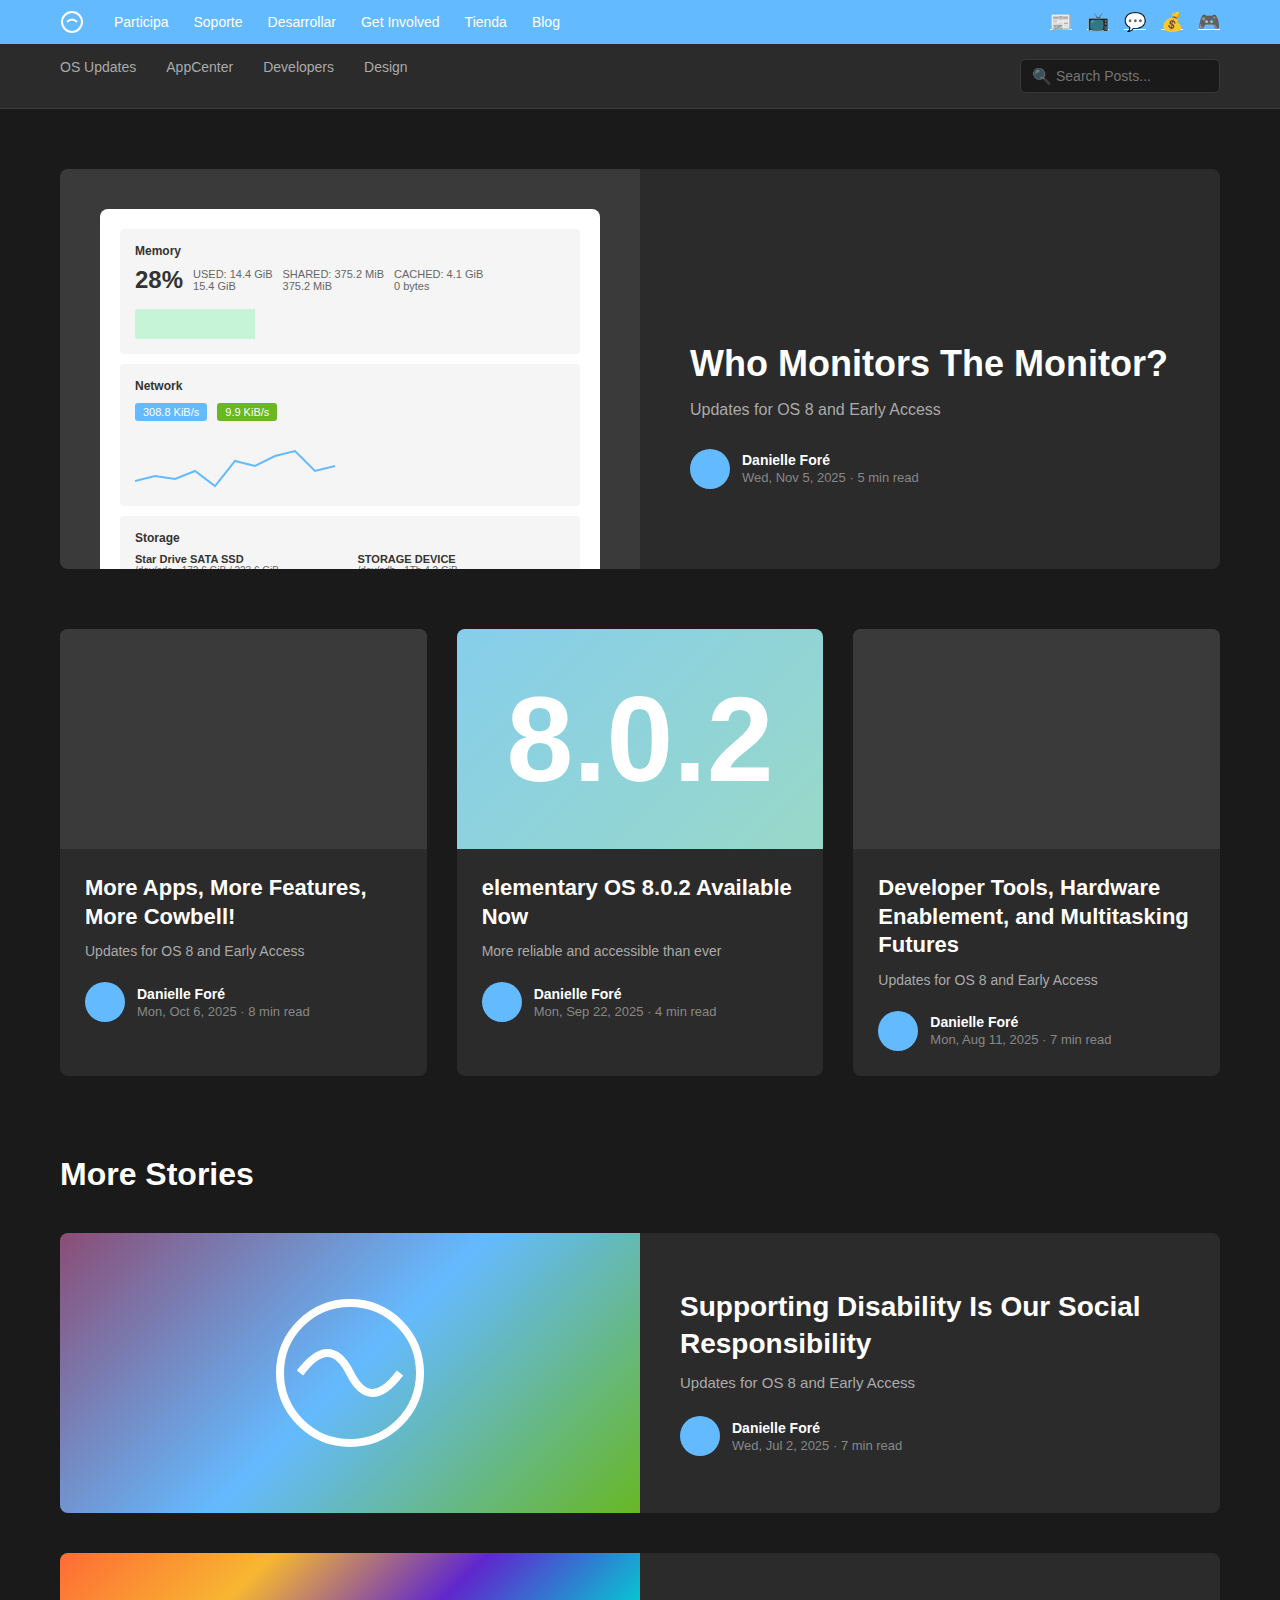
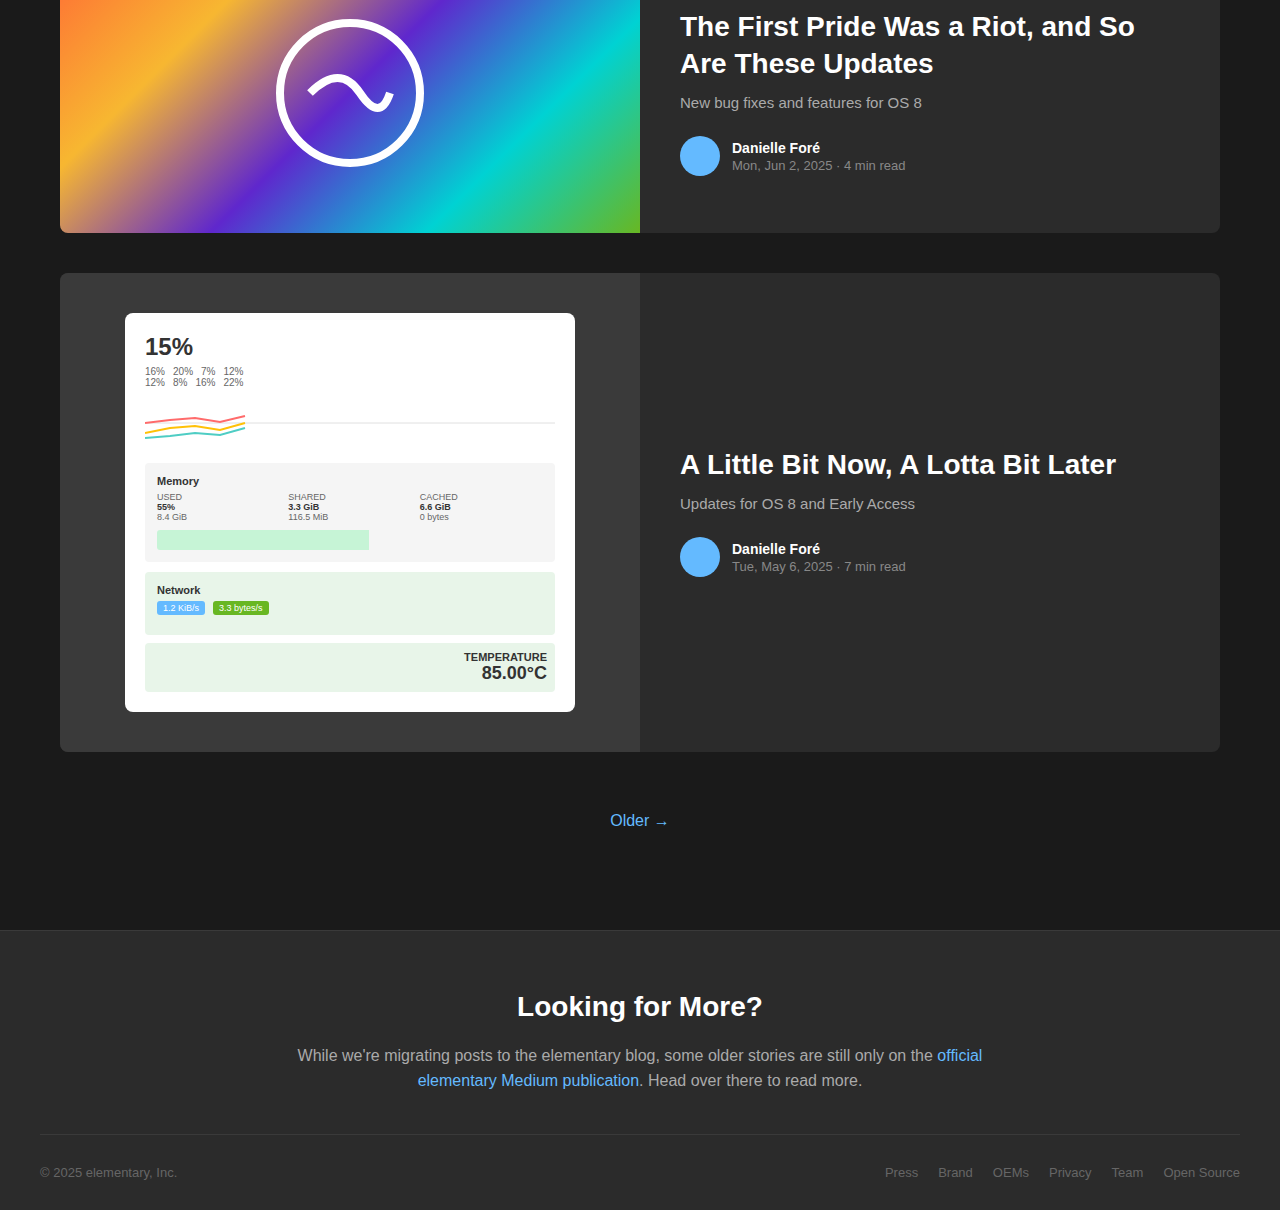
<file: blog/blog.html>
<!DOCTYPE html>
<html lang="en">
  <head>
    <meta charset="UTF-8" />
    <meta name="viewport" content="width=device-width, initial-scale=1.0" />
    <title>elementary Blog</title>
    <link rel="stylesheet" href="blog.css" />
    <style></style>
  </head>
  <body>
    <!-- Top Navigation -->
    <nav class="top-nav">
      <div class="top-nav-content">
        <a href="#" class="logo">
          <svg viewBox="0 0 24 24" fill="currentColor">
            <circle
              cx="12"
              cy="12"
              r="10"
              fill="none"
              stroke="currentColor"
              stroke-width="2"
            />
            <path
              d="M7 12 Q12 7, 17 12"
              fill="none"
              stroke="currentColor"
              stroke-width="2"
            />
          </svg>
        </a>
        <ul class="top-nav-links">
                    
                    <li><a  href="/EquipoWeb/Get Involved/30oct2025equipo.html">Participa</a></li>
             <li><a  href="/EquipoWeb/soporte/diseño.html">Soporte</a></li>
          <li><a  href="/EquipoWeb/desarrollo/index.html" target="_self">Desarrollar</a></li>
          <li><a href="#">Get Involved</a></li>
          <li><a  href="/EquipoWeb/store/store.html" target="_self">Tienda</a></li>
                    <li><a  href="/EquipoWeb/blog/blog.html" target="_self">Blog</a></li>
        </ul>
        <div class="social-icons">
          <a href="#">📰</a>
          <a href="#">📺</a>
          <a href="#">💬</a>
          <a href="#">💰</a>
          <a href="#">🎮</a>
        </div>
      </div>
    </nav>

    <!-- Secondary Navigation -->
    <nav class="secondary-nav">
      <div class="secondary-nav-content">
        <a href="#">OS Updates</a>
        <a href="#">AppCenter</a>
        <a href="#">Developers</a>
        <a href="#">Design</a>
        <div class="search-box">
          <input type="text" placeholder="Search Posts..." />
        </div>
      </div>
    </nav>

    <!-- Hero Section -->
    <section class="hero">
      <div class="hero-card">
        <div class="hero-image">
          <div class="monitor-graphic">
            <div
              style="
                background: #f5f5f5;
                border-radius: 4px;
                padding: 15px;
                margin-bottom: 10px;
              "
            >
              <div
                style="
                  font-size: 12px;
                  font-weight: 600;
                  color: #333;
                  margin-bottom: 8px;
                "
              >
                Memory
              </div>
              <div
                style="
                  display: flex;
                  gap: 10px;
                  align-items: center;
                  margin-bottom: 15px;
                "
              >
                <div style="font-size: 24px; font-weight: 700; color: #333">
                  28%
                </div>
                <div style="font-size: 11px; color: #666">
                  <div>USED: 14.4 GiB</div>
                  <div>15.4 GiB</div>
                </div>
                <div style="font-size: 11px; color: #666">
                  <div>SHARED: 375.2 MiB</div>
                  <div>375.2 MiB</div>
                </div>
                <div style="font-size: 11px; color: #666">
                  <div>CACHED: 4.1 GiB</div>
                  <div>0 bytes</div>
                </div>
              </div>
              <div
                style="
                  height: 30px;
                  background: linear-gradient(
                    to right,
                    #c6f4d6 28%,
                    #f5f5f5 28%
                  );
                  border-radius: 3px;
                "
              ></div>
            </div>
            <div
              style="
                background: #f5f5f5;
                border-radius: 4px;
                padding: 15px;
                margin-bottom: 10px;
              "
            >
              <div
                style="
                  font-size: 12px;
                  font-weight: 600;
                  color: #333;
                  margin-bottom: 10px;
                "
              >
                Network
              </div>
              <div style="display: flex; gap: 10px; margin-bottom: 10px">
                <span
                  style="
                    background: #64baff;
                    color: white;
                    padding: 3px 8px;
                    border-radius: 3px;
                    font-size: 11px;
                  "
                  >308.8 KiB/s</span
                >
                <span
                  style="
                    background: #68b723;
                    color: white;
                    padding: 3px 8px;
                    border-radius: 3px;
                    font-size: 11px;
                  "
                  >9.9 KiB/s</span
                >
              </div>
              <div style="height: 60px; position: relative">
                <svg width="100%" height="100%" style="display: block">
                  <polyline
                    points="0,50 20,45 40,48 60,40 80,55 100,30 120,35 140,25 160,20 180,40 200,35"
                    fill="none"
                    stroke="#64baff"
                    stroke-width="2"
                  />
                </svg>
              </div>
            </div>
            <div style="background: #f5f5f5; border-radius: 4px; padding: 15px">
              <div
                style="
                  font-size: 12px;
                  font-weight: 600;
                  color: #333;
                  margin-bottom: 8px;
                "
              >
                Storage
              </div>
              <div style="display: flex; gap: 15px">
                <div style="flex: 1">
                  <div style="font-size: 11px; font-weight: 600; color: #333">
                    Star Drive SATA SSD
                  </div>
                  <div style="font-size: 10px; color: #666">
                    /dev/sda - 172.6 GiB / 223.6 GiB
                  </div>
                </div>
                <div style="flex: 1">
                  <div style="font-size: 11px; font-weight: 600; color: #333">
                    STORAGE DEVICE
                  </div>
                  <div style="font-size: 10px; color: #666">
                    /dev/sdb - 1Tb 4.2 GiB
                  </div>
                  <div style="font-size: 10px; color: #666">not mounted</div>
                </div>
              </div>
            </div>
          </div>
        </div>
        <div class="hero-content">
          <h1 class="hero-title">Who Monitors The Monitor?</h1>
          <p class="hero-subtitle">Updates for OS 8 and Early Access</p>
          <div class="author-info">
            <div class="author-avatar"></div>
            <div class="author-details">
              <div class="author-name">Danielle Foré</div>
              <div class="post-meta">Wed, Nov 5, 2025 · 5 min read</div>
            </div>
          </div>
        </div>
      </div>
    </section>

    <!-- Featured Posts -->
    <section class="featured-posts">
      <div class="post-card">
        <div class="post-thumbnail">
          <img
            src="data:image/svg+xml,%3Csvg xmlns='http://www.w3.org/2000/svg' viewBox='0 0 400 300'%3E%3Crect fill='%233a3a3a' width='400' height='300'/%3E%3C/svg%3E"
            alt="Map"
          />
        </div>
        <div class="post-content">
          <h3 class="post-title">More Apps, More Features, More Cowbell!</h3>
          <p class="post-description">Updates for OS 8 and Early Access</p>
          <div class="author-info">
            <div class="author-avatar"></div>
            <div class="author-details">
              <div class="author-name">Danielle Foré</div>
              <div class="post-meta">Mon, Oct 6, 2025 · 8 min read</div>
            </div>
          </div>
        </div>
      </div>

      <div class="post-card">
        <div
          class="post-thumbnail"
          style="
            background: linear-gradient(135deg, #87ceeb, #98d8c8);
            display: flex;
            align-items: center;
            justify-content: center;
            font-size: 120px;
            color: white;
            font-weight: 900;
          "
        >
          8.0.2
        </div>
        <div class="post-content">
          <h3 class="post-title">elementary OS 8.0.2 Available Now</h3>
          <p class="post-description">More reliable and accessible than ever</p>
          <div class="author-info">
            <div class="author-avatar"></div>
            <div class="author-details">
              <div class="author-name">Danielle Foré</div>
              <div class="post-meta">Mon, Sep 22, 2025 · 4 min read</div>
            </div>
          </div>
        </div>
      </div>

      <div class="post-card">
        <div class="post-thumbnail">
          <img
            src="data:image/svg+xml,%3Csvg xmlns='http://www.w3.org/2000/svg' viewBox='0 0 400 300'%3E%3Crect fill='%233a3a3a' width='400' height='300'/%3E%3C/svg%3E"
            alt="Desktop"
          />
        </div>
        <div class="post-content">
          <h3 class="post-title">
            Developer Tools, Hardware Enablement, and Multitasking Futures
          </h3>
          <p class="post-description">Updates for OS 8 and Early Access</p>
          <div class="author-info">
            <div class="author-avatar"></div>
            <div class="author-details">
              <div class="author-name">Danielle Foré</div>
              <div class="post-meta">Mon, Aug 11, 2025 · 7 min read</div>
            </div>
          </div>
        </div>
      </div>
    </section>

    <!-- More Stories -->
    <section class="more-stories">
      <h2 class="section-title">More Stories</h2>
      <div class="stories-grid">
        <div class="story-card">
          <div class="story-image gradient-bg-1">
            <svg width="200" height="200" viewBox="0 0 100 100" fill="none">
              <circle cx="50" cy="50" r="35" stroke="white" stroke-width="4" />
              <path
                d="M25 50 Q40 30, 50 50 Q60 70, 75 50"
                stroke="white"
                stroke-width="4"
                fill="none"
              />
            </svg>
          </div>
          <div class="story-content">
            <h3 class="story-title">
              Supporting Disability Is Our Social Responsibility
            </h3>
            <p class="story-subtitle">Updates for OS 8 and Early Access</p>
            <div class="author-info">
              <div class="author-avatar"></div>
              <div class="author-details">
                <div class="author-name">Danielle Foré</div>
                <div class="post-meta">Wed, Jul 2, 2025 · 7 min read</div>
              </div>
            </div>
          </div>
        </div>

        <div class="story-card">
          <div class="story-image gradient-bg-2">
            <svg width="200" height="200" viewBox="0 0 100 100" fill="none">
              <circle cx="50" cy="50" r="35" stroke="white" stroke-width="4" />
              <path
                d="M30 50 Q45 35, 55 50 Q65 65, 70 50"
                stroke="white"
                stroke-width="4"
                fill="none"
              />
            </svg>
          </div>
          <div class="story-content">
            <h3 class="story-title">
              The First Pride Was a Riot, and So Are These Updates
            </h3>
            <p class="story-subtitle">New bug fixes and features for OS 8</p>
            <div class="author-info">
              <div class="author-avatar"></div>
              <div class="author-details">
                <div class="author-name">Danielle Foré</div>
                <div class="post-meta">Mon, Jun 2, 2025 · 4 min read</div>
              </div>
            </div>
          </div>
        </div>

        <div class="story-card">
          <div class="story-image">
            <div
              style="
                background: white;
                border-radius: 8px;
                padding: 20px;
                width: 90%;
              "
            >
              <div style="margin-bottom: 15px">
                <div style="font-size: 24px; font-weight: 700; color: #333">
                  15%
                </div>
                <div
                  style="
                    display: flex;
                    gap: 8px;
                    font-size: 10px;
                    color: #666;
                    margin-top: 5px;
                  "
                >
                  <span>16%</span><span>20%</span><span>7%</span
                  ><span>12%</span>
                </div>
                <div
                  style="display: flex; gap: 8px; font-size: 10px; color: #666"
                >
                  <span>12%</span><span>8%</span><span>16%</span
                  ><span>22%</span>
                </div>
                <div style="height: 50px; margin-top: 10px; position: relative">
                  <svg width="100%" height="100%">
                    <line
                      x1="0"
                      y1="25"
                      x2="100%"
                      y2="25"
                      stroke="#e0e0e0"
                      stroke-width="1"
                    />
                    <polyline
                      points="0,35 25,30 50,28 75,32 100,25"
                      fill="none"
                      stroke="#ffc107"
                      stroke-width="2"
                    />
                    <polyline
                      points="0,25 25,22 50,20 75,24 100,18"
                      fill="none"
                      stroke="#ff6b6b"
                      stroke-width="2"
                    />
                    <polyline
                      points="0,40 25,38 50,35 75,37 100,30"
                      fill="none"
                      stroke="#4ecdc4"
                      stroke-width="2"
                    />
                  </svg>
                </div>
              </div>
              <div
                style="
                  background: #f5f5f5;
                  border-radius: 4px;
                  padding: 12px;
                  margin-bottom: 10px;
                "
              >
                <div
                  style="
                    font-size: 11px;
                    font-weight: 600;
                    color: #333;
                    margin-bottom: 5px;
                  "
                >
                  Memory
                </div>
                <div
                  style="
                    display: grid;
                    grid-template-columns: repeat(3, 1fr);
                    gap: 8px;
                    font-size: 9px;
                    color: #666;
                    margin-bottom: 8px;
                  "
                >
                  <div>
                    <div>USED</div>
                    <div style="font-weight: 600; color: #333">55%</div>
                    <div>8.4 GiB</div>
                  </div>
                  <div>
                    <div>SHARED</div>
                    <div style="font-weight: 600; color: #333">3.3 GiB</div>
                    <div>116.5 MiB</div>
                  </div>
                  <div>
                    <div>CACHED</div>
                    <div style="font-weight: 600; color: #333">6.6 GiB</div>
                    <div>0 bytes</div>
                  </div>
                </div>
                <div
                  style="
                    height: 20px;
                    background: linear-gradient(
                      to right,
                      #c6f4d6 55%,
                      #f5f5f5 55%
                    );
                    border-radius: 3px;
                  "
                ></div>
              </div>
              <div
                style="background: #e8f5e9; border-radius: 4px; padding: 12px"
              >
                <div
                  style="
                    font-size: 11px;
                    font-weight: 600;
                    color: #333;
                    margin-bottom: 5px;
                  "
                >
                  Network
                </div>
                <div style="display: flex; gap: 8px; margin-bottom: 8px">
                  <span
                    style="
                      background: #64baff;
                      color: white;
                      padding: 2px 6px;
                      border-radius: 3px;
                      font-size: 9px;
                    "
                    >1.2 KiB/s</span
                  >
                  <span
                    style="
                      background: #68b723;
                      color: white;
                      padding: 2px 6px;
                      border-radius: 3px;
                      font-size: 9px;
                    "
                    >3.3 bytes/s</span
                  >
                </div>
              </div>
              <div
                style="
                  background: #e8f5e9;
                  border-radius: 4px;
                  padding: 8px;
                  margin-top: 8px;
                  text-align: right;
                "
              >
                <div style="font-size: 11px; font-weight: 600; color: #333">
                  TEMPERATURE
                </div>
                <div style="font-size: 18px; font-weight: 700; color: #333">
                  85.00°C
                </div>
              </div>
            </div>
          </div>
          <div class="story-content">
            <h3 class="story-title">A Little Bit Now, A Lotta Bit Later</h3>
            <p class="story-subtitle">Updates for OS 8 and Early Access</p>
            <div class="author-info">
              <div class="author-avatar"></div>
              <div class="author-details">
                <div class="author-name">Danielle Foré</div>
                <div class="post-meta">Tue, May 6, 2025 · 7 min read</div>
              </div>
            </div>
          </div>
        </div>
      </div>
    </section>

    <!-- Pagination -->
    <div class="pagination">
      <a href="#">Older →</a>
    </div>

    <!-- Footer -->
    <footer class="footer">
      <div class="footer-content">
        <h3 class="footer-title">Looking for More?</h3>
        <p class="footer-text">
          While we're migrating posts to the elementary blog, some older stories
          are still only on the
          <a href="#" class="footer-link"
            >official elementary Medium publication</a
          >. Head over there to read more.
        </p>
        <div class="footer-bottom">
          <div>© 2025 elementary, Inc.</div>
          <div class="footer-links">
            <a href="#">Press</a>
            <a href="#">Brand</a>
            <a href="#">OEMs</a>
            <a href="#">Privacy</a>
            <a href="#">Team</a>
            <a href="#">Open Source</a>
          </div>
        </div>
      </div>
    </footer>
  </body>
</html>
</file>
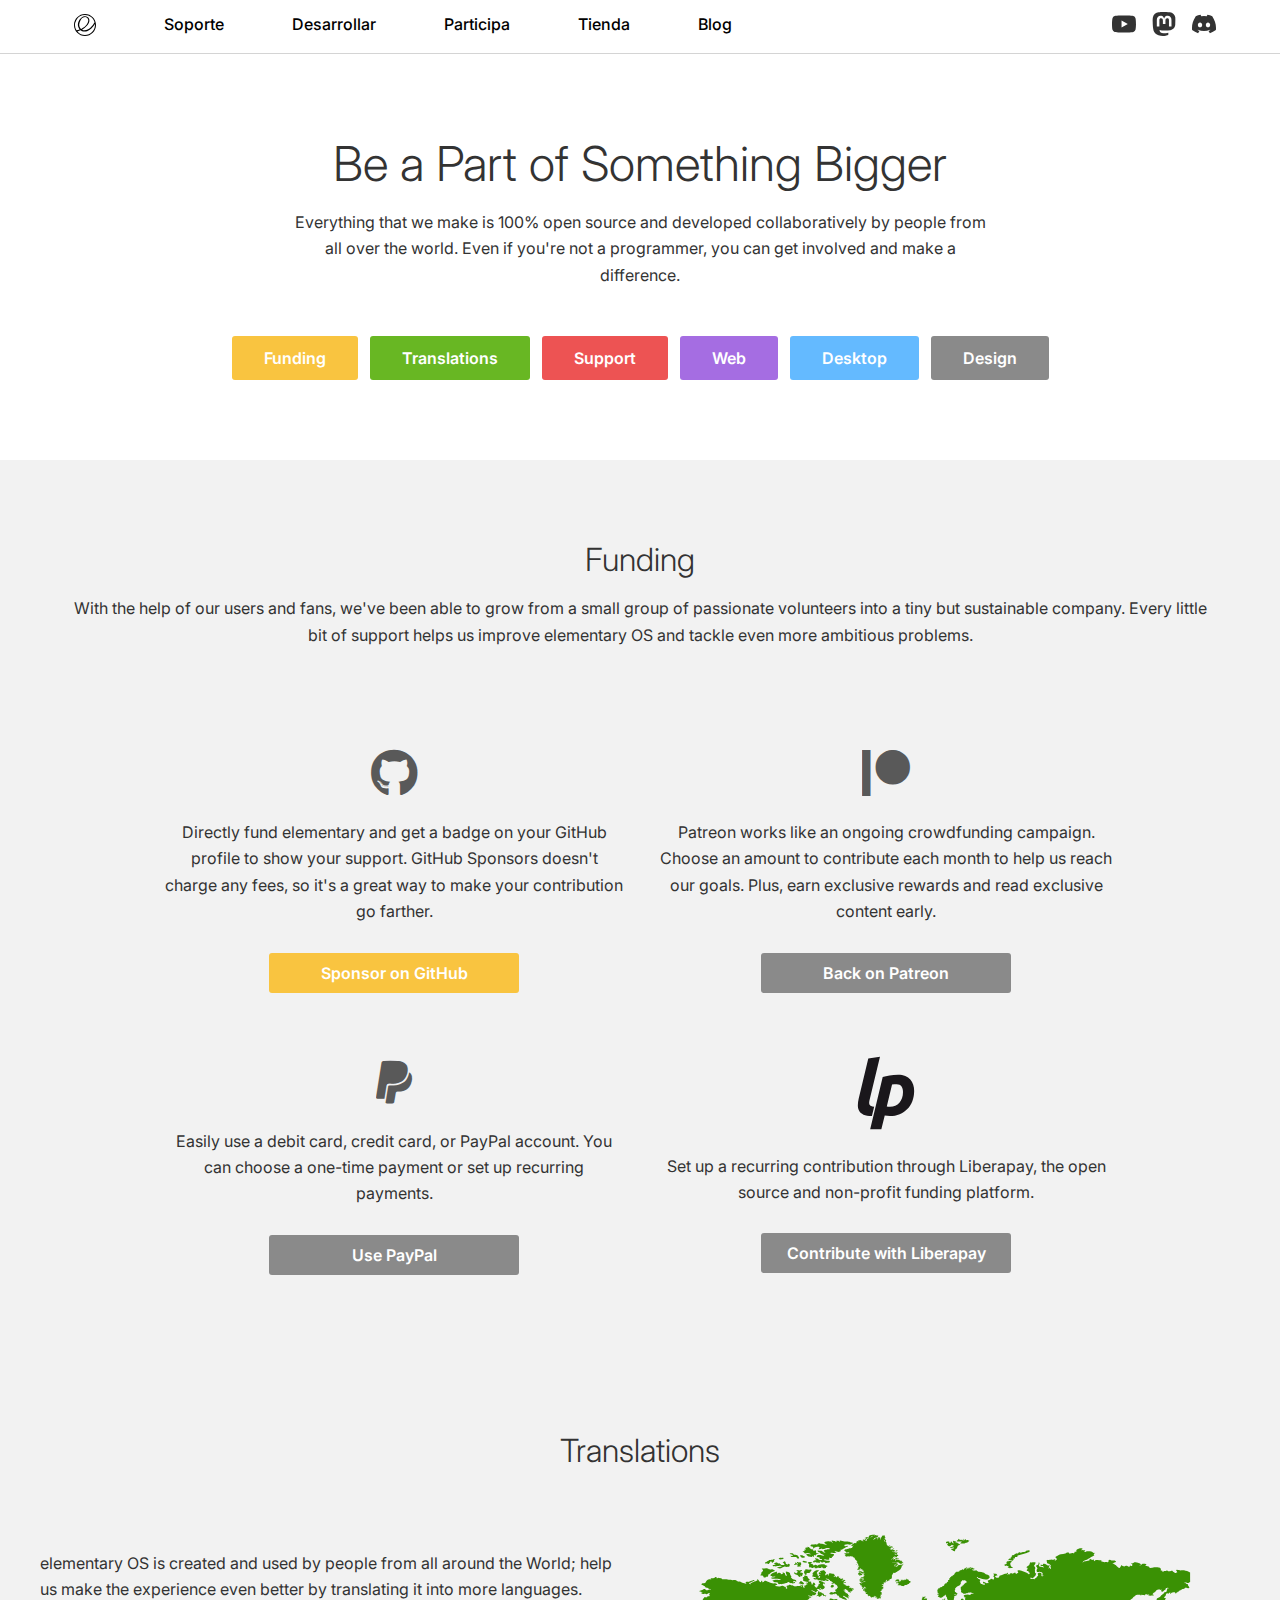
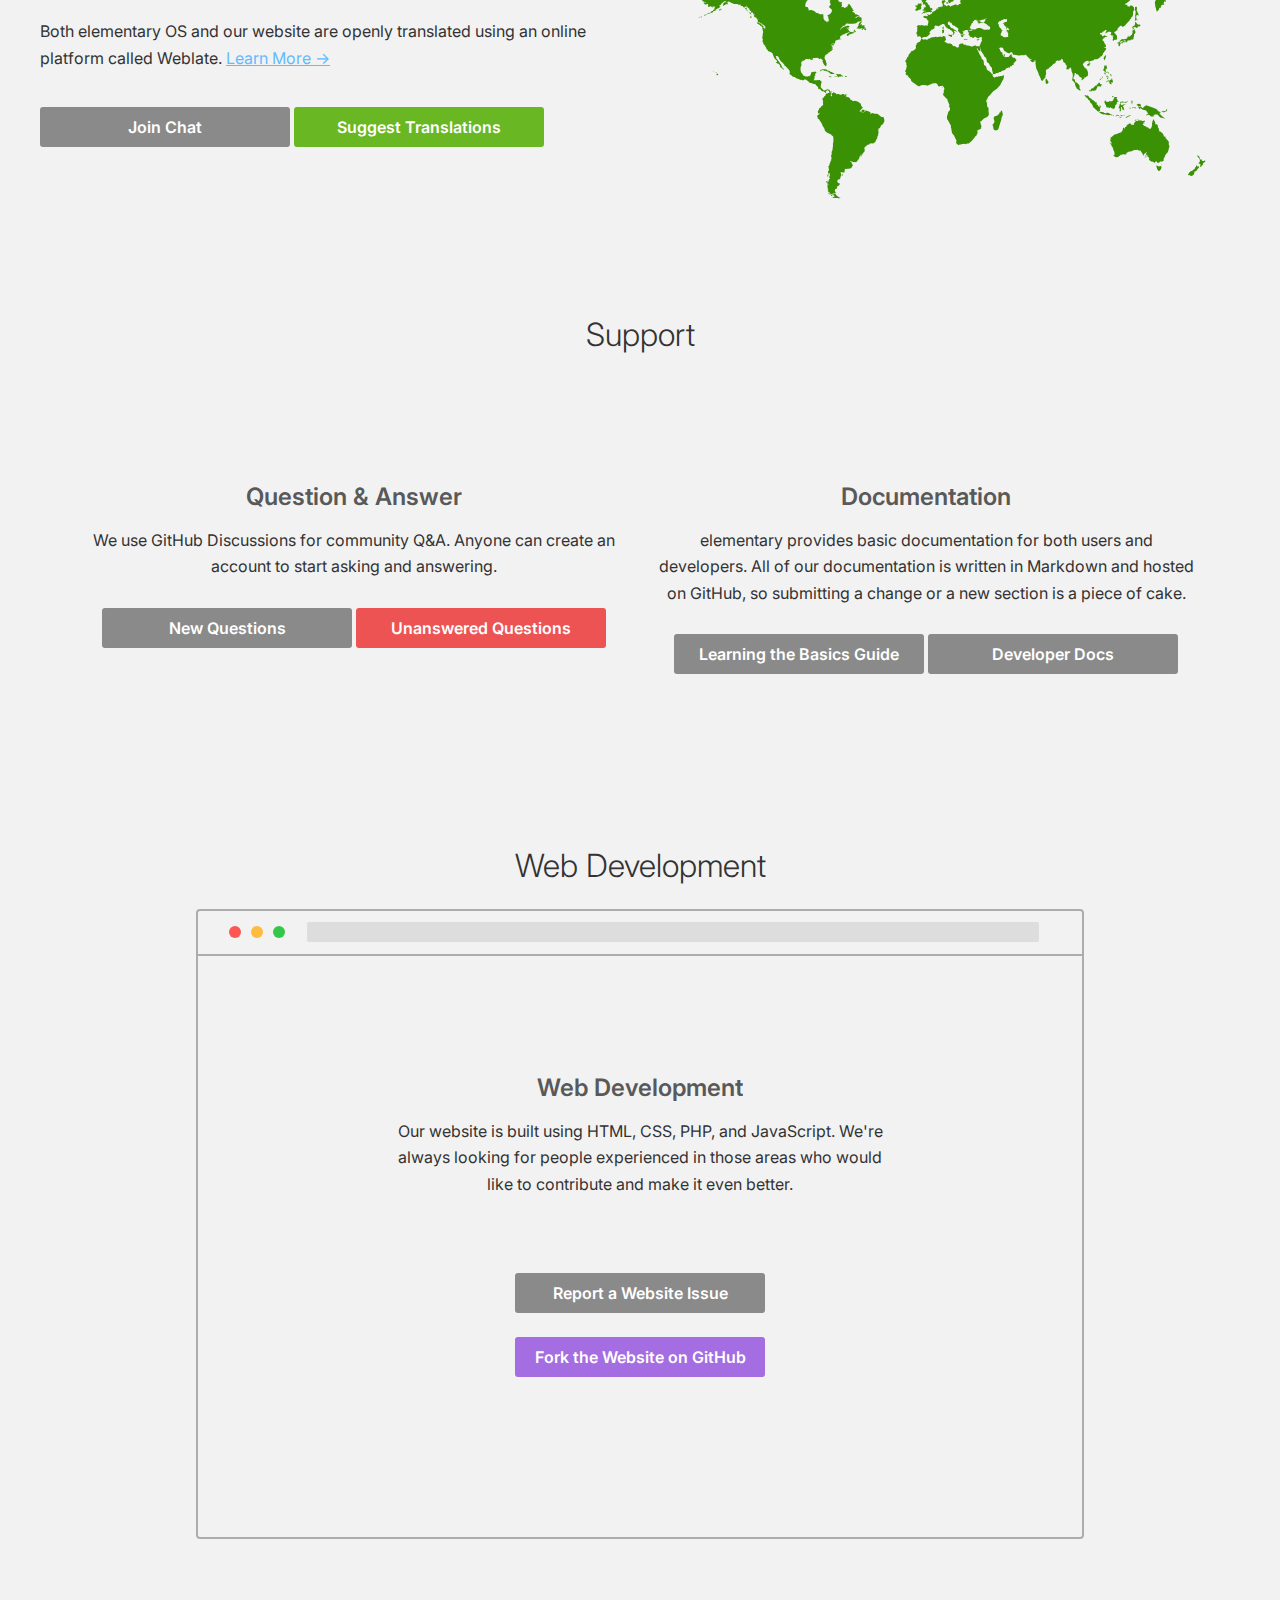
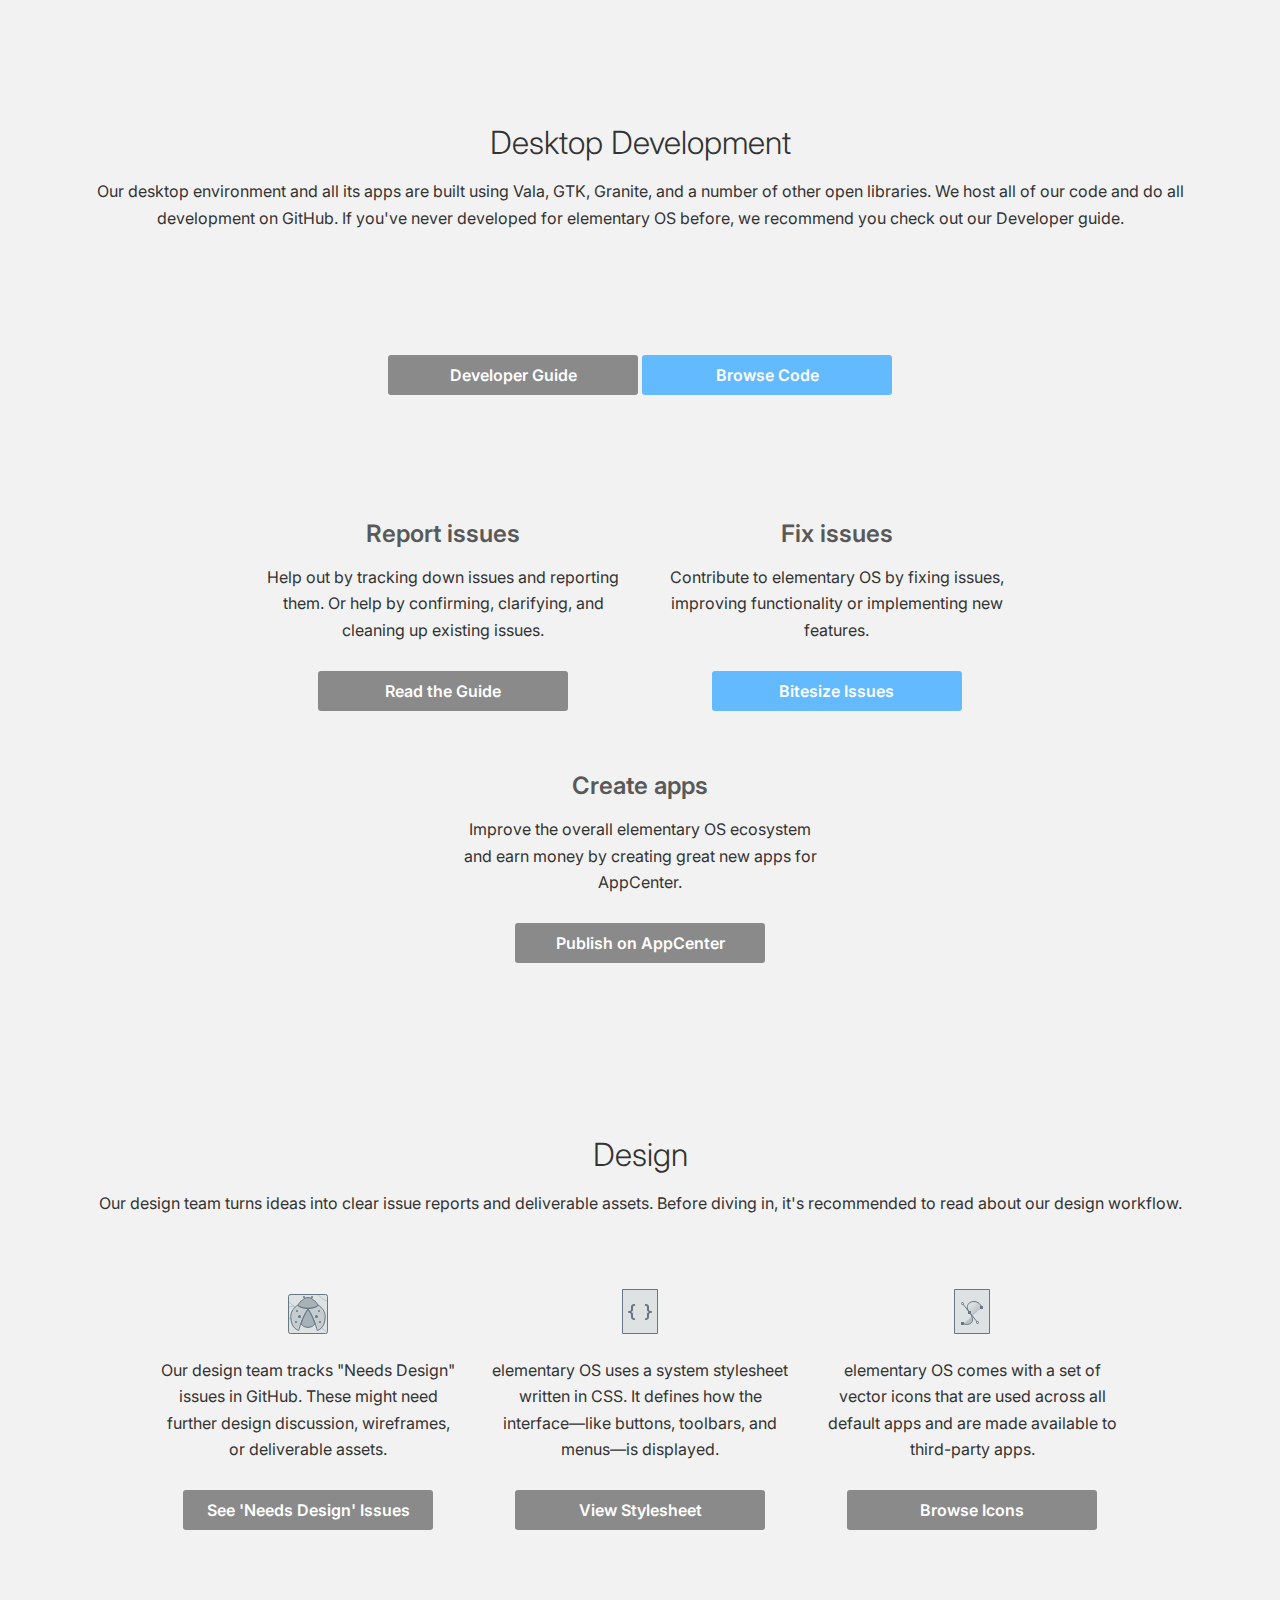
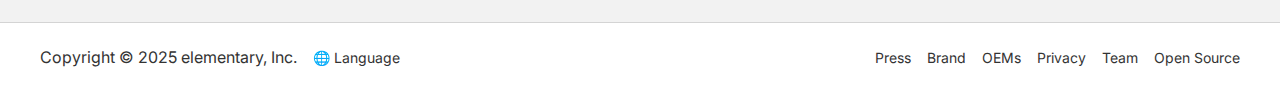
<file: Get Involved/Get html.html>
<!DOCTYPE html>
<html lang="en">
<head>
    <meta charset="UTF-8">
    <meta name="viewport" content="width=device-width, initial-scale=1.0">
    <title>Get Involved - elementary</title>
    <link rel="stylesheet" href="Get estilo.css">
    <link rel="stylesheet" href="https://cdnjs.cloudflare.com/ajax/libs/font-awesome/6.0.0/css/all.min.css">
</head>
<body>
    <header>
        <nav>
           <ul>
             <li><a  href="../index.html" class="color"><svg xmlns="http://www.w3.org/2000/svg" height="22" width="22"><path d="M11 0C4.926 0 0 4.926 0 11s4.926 11 11 11 11-4.926 11-11S17.074 0 11 0zm-.02 1.049h.002a.07.07 0 00.018 0c4.548 0 8.384 3.052 9.57 7.217a17.315 17.315 0 01-4.213 5.496c-.847.733-1.773 1.383-2.79 1.842-1.018.458-2.136.719-3.247.656a5.6 5.6 0 01-2.271-.633 18.276 18.276 0 005.078-4.12c.956-1.116 1.791-2.39 2.115-3.833.165-.722.19-1.48.04-2.207a4.079 4.079 0 00-.999-1.965 4.013 4.013 0 00-1.855-1.098 4.85 4.85 0 00-2.153-.078c-1.423.261-2.693 1.086-3.705 2.108-1.787 1.8-2.89 4.34-2.687 6.875.102 1.267.524 2.511 1.252 3.554.143.205.302.398.467.584a16.228 16.228 0 01-3.086.739A9.946 9.946 0 0110.98 1.049zm.07 2.02c.004-.001.016.002.012.001.692 0 1.387.211 1.936.627a3.2 3.2 0 011.068 1.49 4.12 4.12 0 01.192 1.848c-.143 1.243-.77 2.388-1.533 3.393-1.354 1.778-3.156 3.203-5.159 4.2-.19.095-.386.187-.582.274a5.114 5.114 0 01-1.05-1.295c-.59-1.044-.784-2.284-.67-3.482.116-1.199.526-2.356 1.082-3.43.643-1.244 1.516-2.418 2.732-3.09a4.14 4.14 0 011.973-.537zm9.83 6.81c.042.367.071.739.071 1.117 0 5.497-4.452 9.953-9.95 9.953a9.917 9.917 0 01-7.59-3.53 18.138 18.138 0 003.17-1.06c.461.346.967.634 1.507.84 1.59.61 3.392.52 4.996-.035 1.603-.555 3.021-1.549 4.256-2.705a18.264 18.264 0 003.54-4.58z"/></svg></a></li>
                    <li><a  href="../soporte/diseno.html">Soporte</a></li>
                    <li><a  href="../desarrollo/index.html" target="_self">Desarrollar</a></li>
                    <li><a  href="Get html.html">Participa</a></li>
                    <li><a  href="../store/store.html" target="_self">Tienda</a></li>
                    <li><a  href="../blog/blog.html" target="_self">Blog</a></li>
            </ul>
            <div class="social-icons">
                <a href="https://youtube.com/user/elementaryproject" title="YouTube" target="_blank" rel="noopener">
                    <svg xmlns="http://www.w3.org/2000/svg" width="24" height="24" viewBox="0 0 24 24" fill="currentColor">
                        <path d="M23.498 6.186a3.016 3.016 0 0 0-2.122-2.136C19.505 3.545 12 3.545 12 3.545s-7.505 0-9.377.505A3.017 3.017 0 0 0 .502 6.186C0 8.07 0 12 0 12s0 3.93.502 5.814a3.016 3.016 0 0 0 2.122 2.136c1.871.505 9.376.505 9.376.505s7.505 0 9.377-.505a3.015 3.015 0 0 0 2.122-2.136C24 15.93 24 12 24 12s0-3.93-.502-5.814zM9.545 15.568V8.432L15.818 12l-6.273 3.568z"/>
                    </svg>
                </a>
                <a href="https://mastodon.social/@elementary" title="Mastodon" target="_blank" rel="noopener">
                    <svg xmlns="http://www.w3.org/2000/svg" width="24" height="24" viewBox="0 0 24 24" fill="currentColor">
                        <path d="M23.268 5.313c-.35-2.578-2.617-4.61-5.304-5.004C17.51.242 15.792 0 11.813 0h-.03c-3.98 0-4.835.242-5.288.309C3.882.692 1.496 2.518.917 5.127.64 6.412.61 7.837.661 9.143c.074 1.874.088 3.745.26 5.611.118 1.24.325 2.47.62 3.68.55 2.237 2.777 4.098 4.96 4.857 2.336.792 4.849.923 7.256.38.265-.061.527-.132.786-.213.585-.184 1.27-.39 1.774-.753a.057.057 0 0 0 .023-.043v-1.809a.052.052 0 0 0-.02-.041.053.053 0 0 0-.046-.01 20.282 20.282 0 0 1-4.709.545c-2.73 0-3.463-1.284-3.674-1.818a5.593 5.593 0 0 1-.319-1.433.053.053 0 0 1 .066-.054c1.517.363 3.072.546 4.632.546.376 0 .75 0 1.125-.01 1.57-.044 3.224-.124 4.768-.422.038-.008.077-.015.11-.024 2.435-.464 4.753-1.92 4.989-5.604.008-.145.03-1.52.03-1.67.002-.512.167-3.63-.024-5.545zm-3.748 9.195h-2.561V8.29c0-1.309-.55-1.976-1.67-1.976-1.23 0-1.846.79-1.846 2.35v3.403h-2.546V8.663c0-1.56-.617-2.35-1.848-2.35-1.112 0-1.668.668-1.67 1.977v6.218H4.822V8.102c0-1.31.337-2.35 1.011-3.12.696-.77 1.608-1.164 2.74-1.164 1.311 0 2.302.5 2.9 1.498l.638 1.06.638-1.06c.66-.999 1.65-1.498 2.96-1.498 1.13 0 2.043.395 2.74 1.164.675.77 1.012 1.81 1.012 3.12z"/>
                    </svg>
                </a>
                <a href="https://discord.gg/pCenUBu" title="Discord" target="_blank" rel="noopener">
                    <svg xmlns="http://www.w3.org/2000/svg" width="24" height="24" viewBox="0 0 24 24" fill="currentColor">
                        <path d="M20.317 4.37a19.791 19.791 0 0 0-4.885-1.515.074.074 0 0 0-.079.037c-.21.375-.444.864-.608 1.25a18.27 18.27 0 0 0-5.487 0 12.64 12.64 0 0 0-.617-1.25.077.077 0 0 0-.079-.037A19.736 19.736 0 0 0 3.677 4.37a.07.07 0 0 0-.032.027C.533 9.046-.32 13.58.099 18.057a.082.082 0 0 0 .031.057 19.9 19.9 0 0 0 5.993 3.03.078.078 0 0 0 .084-.028 14.09 14.09 0 0 0 1.226-1.994.076.076 0 0 0-.041-.106 13.107 13.107 0 0 1-1.872-.892.077.077 0 0 1-.008-.128 10.2 10.2 0 0 0 .372-.292.074.074 0 0 1 .077-.01c3.928 1.793 8.18 1.793 12.062 0a.074.074 0 0 1 .078.01c.12.098.246.198.373.292a.077.077 0 0 1-.006.127 12.299 12.299 0 0 1-1.873.892.077.077 0 0 0-.041.107c.36.698.772 1.362 1.225 1.993a.076.076 0 0 0 .084.028 19.839 19.839 0 0 0 6.002-3.03.077.077 0 0 0 .032-.054c.5-5.177-.838-9.674-3.549-13.66a.061.061 0 0 0-.031-.03zM8.02 15.33c-1.183 0-2.157-1.085-2.157-2.419 0-1.333.956-2.419 2.157-2.419 1.21 0 2.176 1.096 2.157 2.42 0 1.333-.956 2.418-2.157 2.418zm7.975 0c-1.183 0-2.157-1.085-2.157-2.419 0-1.333.955-2.419 2.157-2.419 1.21 0 2.176 1.096 2.157 2.42 0 1.333-.946 2.418-2.157 2.418z"/>
                    </svg>
                </a>
            </div>
        </nav>
    </header>

    <section class="hero">
        <h1>Be a Part of Something Bigger</h1>
        <p style="max-width: 700px; margin: 0 auto;">Everything that we make is 100% open source and developed collaboratively by people from all over the world. Even if you're not a programmer, you can get involved and make a difference.</p>

        <div class="category-buttons">
            <a href="#funding" class="category-btn funding">Funding</a>
            <a href="#translations" class="category-btn translations">Translations</a>
            <a href="#support" class="category-btn support">Support</a>
            <a href="#web-development" class="category-btn web">Web</a>
            <a href="#desktop-development" class="category-btn desktop">Desktop</a>
            <a href="#design" class="category-btn design">Design</a>
        </div>
    </section>

    <section id="funding">
        <div class="row">
            <h2>Funding</h2>
            <p>With the help of our users and fans, we've been able to grow from a small group of passionate volunteers into a tiny but sustainable company. Every little bit of support helps us improve elementary OS and tackle even more ambitious problems.</p>
        </div>
        <div class="funding-grid">
            <div class="funding-item">
                <h3><i class="fab fa-github"></i></h3>
                <p>Directly fund elementary and get a badge on your GitHub profile to show your support. GitHub Sponsors doesn't charge any fees, so it's a great way to make your contribution go farther.</p>
                <a href="#" class="button flat suggested-action">Sponsor on GitHub</a>
            </div>
            <div class="funding-item">
                <h3><i class="fab fa-patreon"></i></h3>
                <p>Patreon works like an ongoing crowdfunding campaign. Choose an amount to contribute each month to help us reach our goals. Plus, earn exclusive rewards and read exclusive content early.</p>
                <a href="#" class="button flat secondary-action">Back on Patreon</a>
            </div>
            <div class="funding-item">
                <h3><i class="fab fa-paypal"></i></h3>
                <p>Easily use a debit card, credit card, or PayPal account. You can choose a one-time payment or set up recurring payments.</p>
                <a href="#" class="button flat secondary-action">Use PayPal</a>
            </div>
            <div class="funding-item">
                <img class="imagen-libaripay" width="80px" src="liberapay_logo_black.svg">
                <p>Set up a recurring contribution through Liberapay, the open source and non-profit funding platform.</p>
                <a href="#" class="button flat secondary-action">Contribute with Liberapay</a>
            </div>
        </div>
    </section>

    <section id="translations">
        <div class="row">
            <h2>Translations</h2>
        </div>
        <div class="translations-content">
            <div class="translations-text">
                <p>elementary OS is created and used by people from all around the World; help us make the experience even better by translating it into more languages.</p>
                <p>Both elementary OS and our website are openly translated using an online platform called Weblate. <a href="#" style="color: #64baff;">Learn More →</a></p>
                <div style="margin-top: 24px;">
                    <a href="#" class="button flat secondary-action">Join Chat</a>
                    <a href="#" class="button flat suggested-action">Suggest Translations</a>
                </div>
            </div>
            <div class="translations-map">
                <img src="translations.svg" alt="Translation map">
            </div>
        </div>
    </section>

    <section id="support">
        <div class="row">
            <h2>Support</h2>
        </div>
        <div class="grid">
            <div class="half">
                <h3>Question &amp; Answer</h3>
                <p>We use GitHub Discussions for community Q&amp;A. Anyone can create an account to start asking and answering.</p>
                <a href="#" class="button flat secondary-action">New Questions</a>
                <a href="#" class="button flat suggested-action">Unanswered Questions</a>
            </div>
            <div class="half">
                <h3>Documentation</h3>
                <p>elementary provides basic documentation for both users and developers. All of our documentation is written in Markdown and hosted on GitHub, so submitting a change or a new section is a piece of cake.</p>
                <a href="#" class="button flat secondary-action">Learning the Basics Guide</a>
                <a href="#" class="button flat secondary-action">Developer Docs</a>
            </div>
        </div>
    </section>

    <section id="web-development">
        <div class="row">
            <h2>Web Development</h2>
            <div class="web-browser">
                <div id="toolbar">
                    <div id="controls">
                        <span class="close"></span>
                        <span class="minimize"></span>
                        <span class="maximize"></span>
                    </div>
                    <div id="search-bar"></div>
                </div>
                <h3>Web Development</h3>
                <p>Our website is built using HTML, CSS, PHP, and JavaScript. We're always looking for people experienced in those areas who would like to contribute and make it even better.</p>
                <div class="row">
                    <a href="#" class="button flat secondary-action">Report a Website Issue</a>
                    <a href="#" class="button flat suggested-action">Fork the Website on GitHub</a>
                </div>
            </div>
        </div>
    </section>

    <section id="desktop-development">
        <div class="row">
            <h2>Desktop Development</h2>
            <p>Our desktop environment and all its apps are built using Vala, GTK, Granite, and a number of other open libraries. We host all of our code and do all development on GitHub. If you've never developed for elementary OS before, we recommend you check out our Developer guide.</p>
        </div>
        <div class="row">
            <a href="#" class="button flat secondary-action">Developer Guide</a>
            <a href="#" class="button flat suggested-action">Browse Code</a>
        </div>
        <div class="grid">
            <div class="third">
                <h3>Report issues</h3>
                <p>Help out by tracking down issues and reporting them. Or help by confirming, clarifying, and cleaning up existing issues.</p>
                <a href="#" class="button flat secondary-action">Read the Guide</a>
            </div>
            <div class="third">
                <h3>Fix issues</h3>
                <p>Contribute to elementary OS by fixing issues, improving functionality or implementing new features.</p>
                <a href="#" class="button flat suggested-action">Bitesize Issues</a>
            </div>
            <div class="third">
                <h3>Create apps</h3>
                <p>Improve the overall elementary OS ecosystem and earn money by creating great new apps for AppCenter.</p>
                <a href="#" class="button flat secondary-action">Publish on AppCenter</a>
            </div>
        </div>
    </section>

    <section id="design">
        <div class="row">
            <h2>Design</h2>
            <p>Our design team turns ideas into clear issue reports and deliverable assets. Before diving in, it's recommended to read about our design workflow.</p>
        </div>
        <div class="design-links">
            <div>
                <img src="bugs.svg">
                <p>Our design team tracks "Needs Design" issues in GitHub. These might need further design discussion, wireframes, or deliverable assets.</p>
                <a href="#" class="button flat suggested-action">See 'Needs Design' Issues</a>
            </div>
            <div>
                <img src="stylesheet.svg">
                <p>elementary OS uses a system stylesheet written in CSS. It defines how the interface—like buttons, toolbars, and menus—is displayed.</p>
                <a href="#" class="button flat secondary-action">View Stylesheet</a>
            </div>
            <div>
                <img src="icons.svg">
                <p>elementary OS comes with a set of vector icons that are used across all default apps and are made available to third-party apps.</p>
                <a href="#" class="button flat secondary-action">Browse Icons</a>
            </div>
        </div>
    </section>

    <footer>
        <div class="footer-content">
            <div class="footer-left">
                <span>Copyright © 2025 elementary, Inc.</span>
                <a href="#">🌐 Language</a>
            </div>
            <div class="footer-right">
                <a href="#">Press</a>
                <a href="#">Brand</a>
                <a href="#">OEMs</a>
                <a href="#">Privacy</a>
                <a href="#">Team</a>
                <a href="#">Open Source</a>
            </div>
        </div>
    </footer>
</body>
</html>
</file>
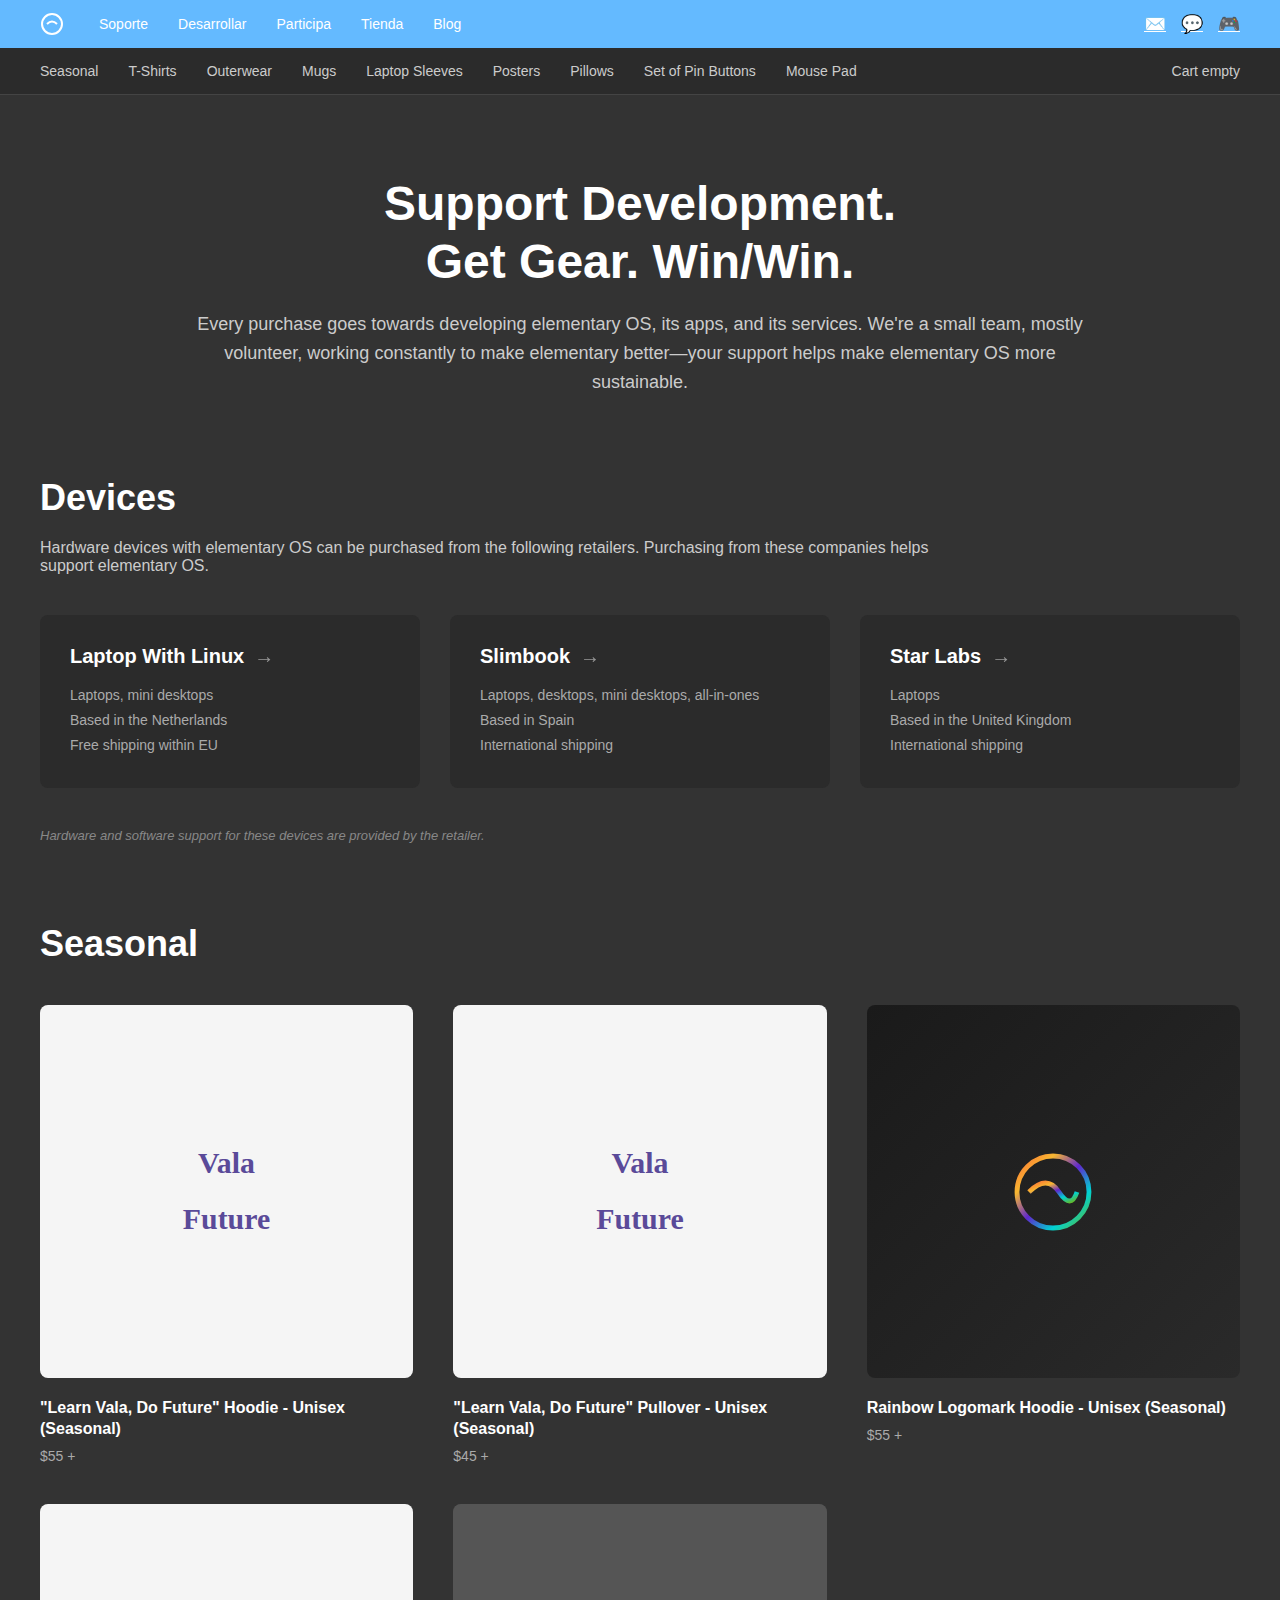
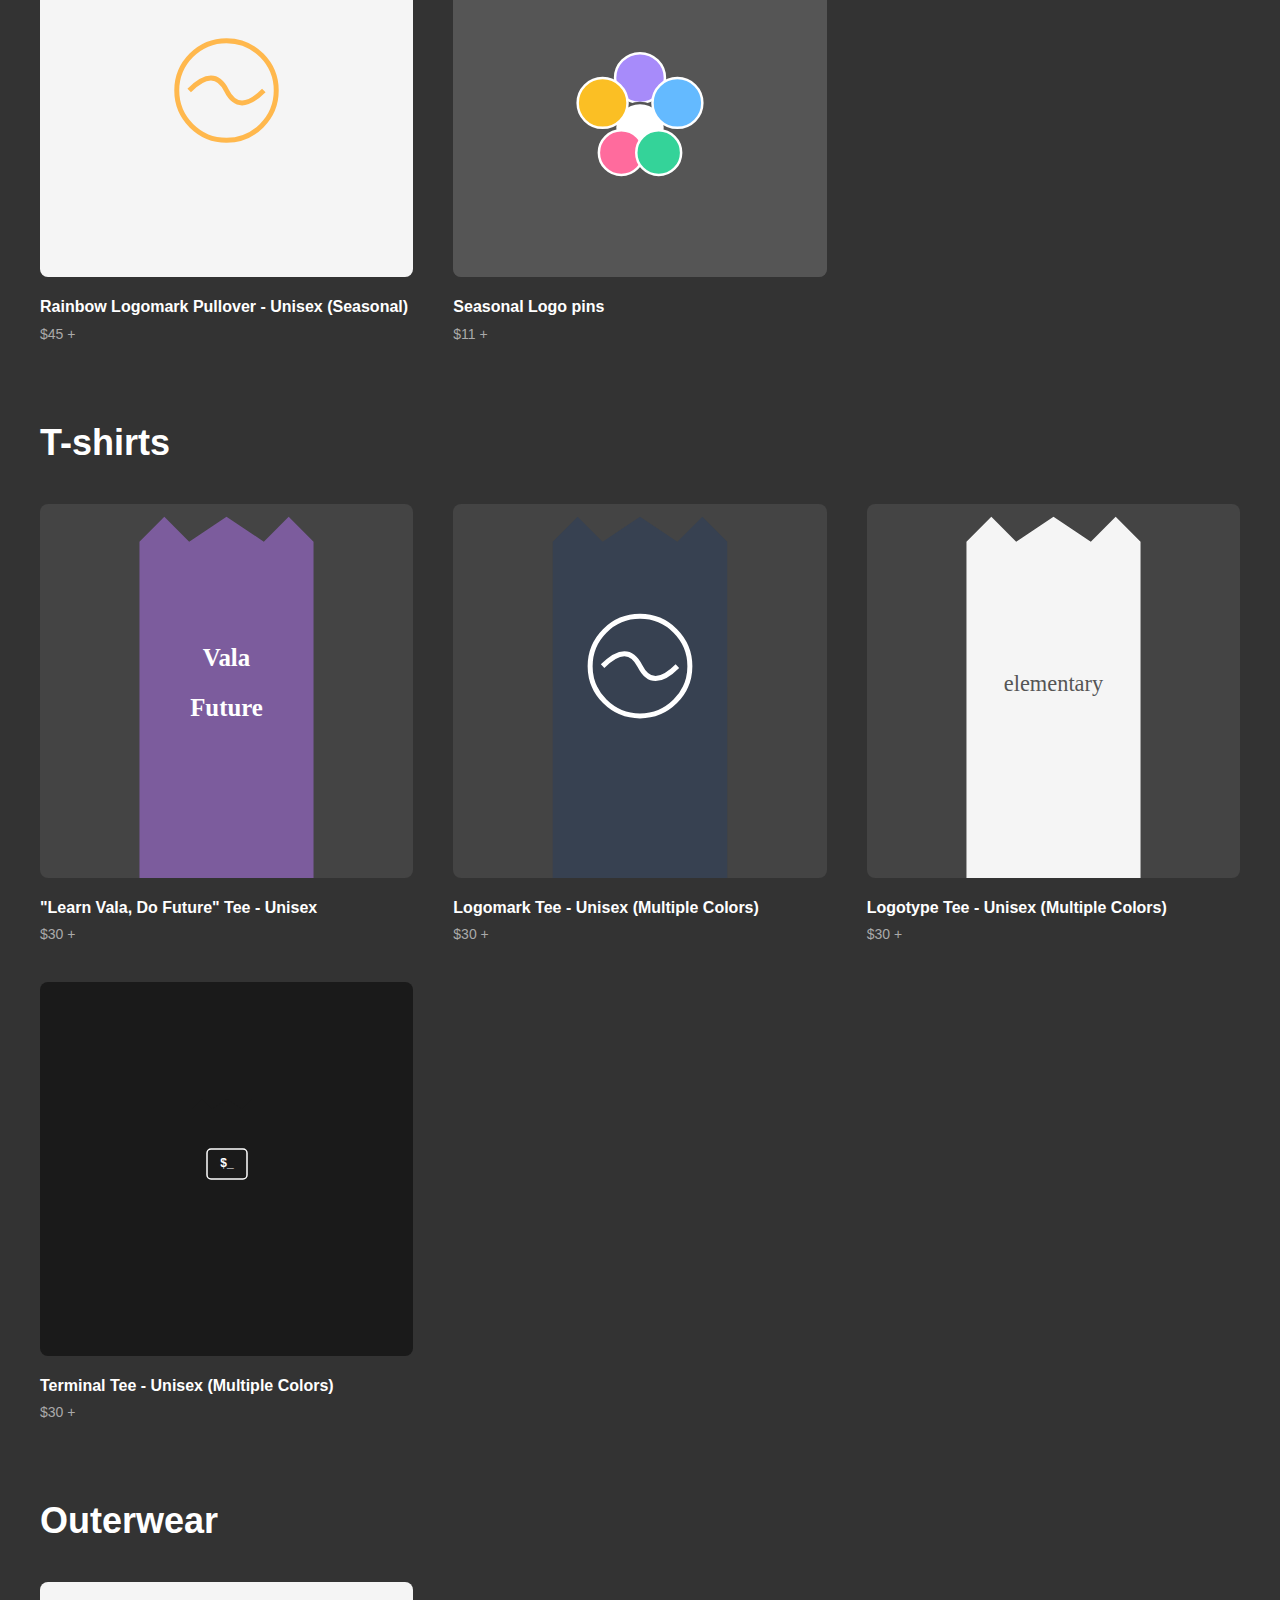
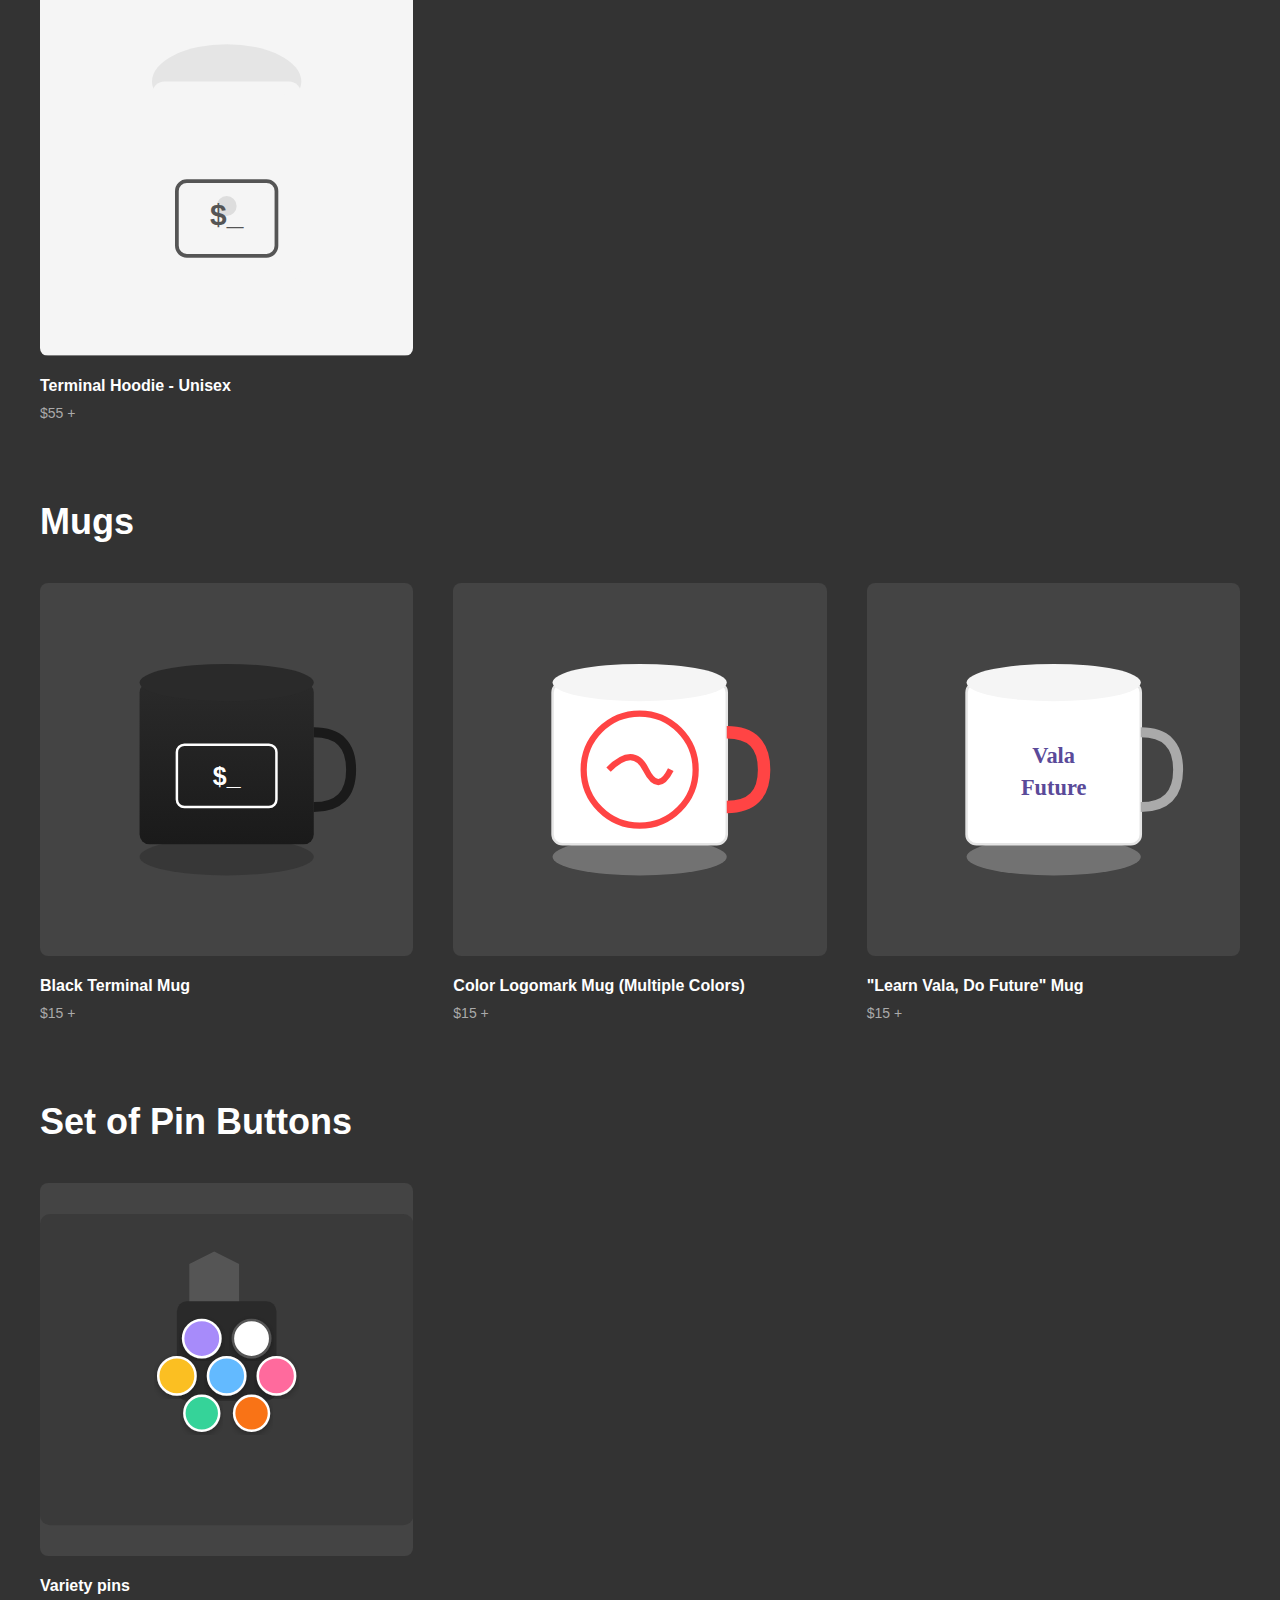
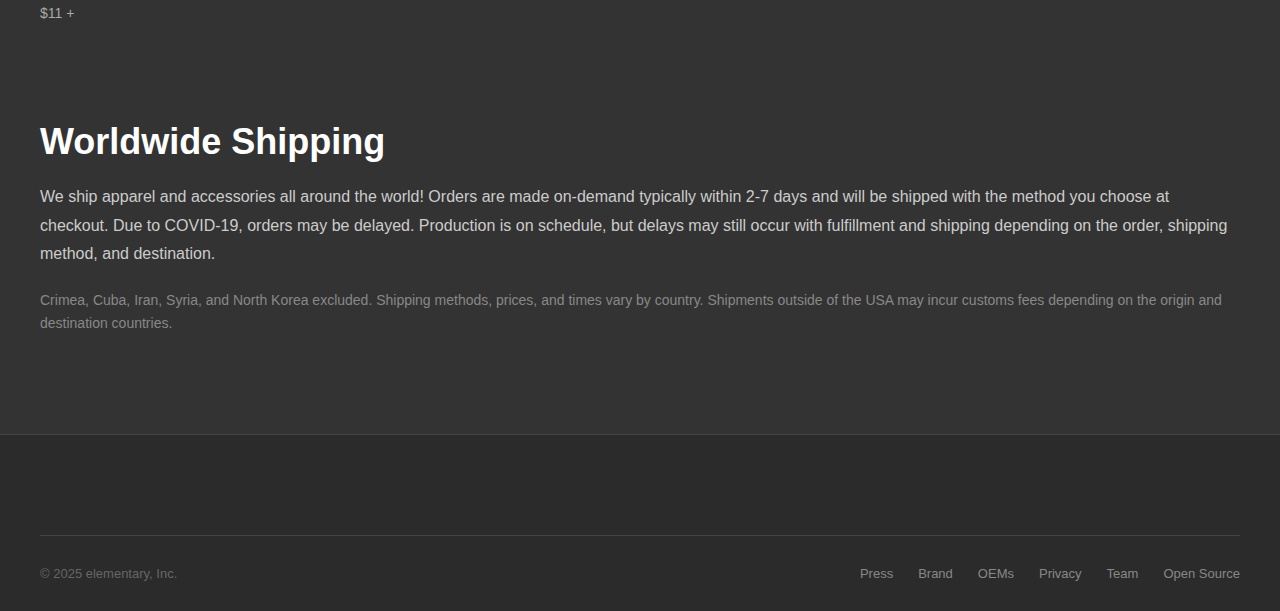
<file: store/store.html>
<!DOCTYPE html>
<html lang="en">
  <head>
    <meta charset="UTF-8" />
    <meta name="viewport" content="width=device-width, initial-scale=1.0" />
    <title>elementary Store</title>
    <link rel="stylesheet" href="store.css" />
  </head>
  <body>
    <!-- Top Navigation -->
    <nav class="top-nav">
      <div class="top-nav-content">
        <a href="#" class="logo">
          <svg viewBox="0 0 24 24" fill="currentColor">
            <circle
              cx="12"
              cy="12"
              r="10"
              fill="none"
              stroke="currentColor"
              stroke-width="2"
            />
            <path
              d="M7 12 Q12 7, 17 12"
              fill="none"
              stroke="currentColor"
              stroke-width="2"
            />
          </svg>
        </a>
        <ul class="top-nav-links">
          <li><a  href="../soporte/diseno.html">Soporte</a></li>
                    <li><a  href="../desarrollo/index.html" target="_self">Desarrollar</a></li>
                    <li><a  href="../Get Involved/Get html.html">Participa</a></li>
                    <li><a  href="store.html" target="_self">Tienda</a></li>
                    <li><a  href="../blog/blog.html" target="_self">Blog</a></li>
        </ul>
        <div class="social-icons">
          <a href="#">✉️</a>
          <a href="#">💬</a>
          <a href="#">🎮</a>
        </div>
      </div>
    </nav>

    <!-- Secondary Navigation -->
    <nav class="secondary-nav">
      <div class="secondary-nav-content">
        <a href="#seasonal">Seasonal</a>
        <a href="#tshirts">T-Shirts</a>
        <a href="#outerwear">Outerwear</a>
        <a href="#mugs">Mugs</a>
        <a href="#laptop-sleeves">Laptop Sleeves</a>
        <a href="#posters">Posters</a>
        <a href="#pillows">Pillows</a>
        <a href="#pin-buttons">Set of Pin Buttons</a>
        <a href="#mouse-pad">Mouse Pad</a>
        <a class="cart-link" href="#cart">Cart empty</a>
      </div>
    </nav>

    <!-- Hero Section -->
    <section class="hero">
      <h1 class="hero-title">Support Development.<br />Get Gear. Win/Win.</h1>
      <p class="hero-description">
        Every purchase goes towards developing elementary OS, its apps, and its
        services. We're a small team, mostly volunteer, working constantly to
        make elementary better—your support helps make elementary OS more
        sustainable.
      </p>
    </section>

    <!-- Devices Section -->
    <section class="devices-section">
      <h2 class="section-title">Devices</h2>
      <p class="section-description">
        Hardware devices with elementary OS can be purchased from the following
        retailers. Purchasing from these companies helps support elementary OS.
      </p>

      <div class="devices-grid">
        <a href="#" class="device-card">
          <h3 class="device-title">Laptop With Linux</h3>
          <div class="device-info">
            Laptops, mini desktops<br />
            Based in the Netherlands<br />
            Free shipping within EU
          </div>
        </a>

        <a href="#" class="device-card">
          <h3 class="device-title">Slimbook</h3>
          <div class="device-info">
            Laptops, desktops, mini desktops, all-in-ones<br />
            Based in Spain<br />
            International shipping
          </div>
        </a>

        <a href="#" class="device-card">
          <h3 class="device-title">Star Labs</h3>
          <div class="device-info">
            Laptops<br />
            Based in the United Kingdom<br />
            International shipping
          </div>
        </a>
      </div>

      <p class="device-note">
        Hardware and software support for these devices are provided by the
        retailer.
      </p>
    </section>

    <!-- Seasonal Products -->
    <section class="products-section" id="seasonal">
      <h2 class="section-title">Seasonal</h2>

      <div class="products-grid">
        <a href="#" class="product-card">
          <div class="product-image">
            <img
              src="data:image/svg+xml,%3Csvg xmlns='http://www.w3.org/2000/svg' viewBox='0 0 300 300'%3E%3Crect fill='%23f5f5f5' width='300' height='300'/%3E%3Ctext x='50%25' y='45%25' text-anchor='middle' fill='%235a4a99' font-size='24' font-weight='bold' font-family='cursive'%3EVala%3C/text%3E%3Ctext x='50%25' y='60%25' text-anchor='middle' fill='%235a4a99' font-size='24' font-weight='bold' font-family='cursive'%3EFuture%3C/text%3E%3C/svg%3E"
              alt="Hoodie"
            />
          </div>
          <h3 class="product-title">
            "Learn Vala, Do Future" Hoodie - Unisex (Seasonal)
          </h3>
          <p class="product-price">$55 +</p>
        </a>

        <a href="#" class="product-card">
          <div class="product-image">
            <img
              src="data:image/svg+xml,%3Csvg xmlns='http://www.w3.org/2000/svg' viewBox='0 0 300 300'%3E%3Crect fill='%23f5f5f5' width='300' height='300'/%3E%3Ctext x='50%25' y='45%25' text-anchor='middle' fill='%235a4a99' font-size='24' font-weight='bold' font-family='cursive'%3EVala%3C/text%3E%3Ctext x='50%25' y='60%25' text-anchor='middle' fill='%235a4a99' font-size='24' font-weight='bold' font-family='cursive'%3EFuture%3C/text%3E%3C/svg%3E"
              alt="Pullover"
            />
          </div>
          <h3 class="product-title">
            "Learn Vala, Do Future" Pullover - Unisex (Seasonal)
          </h3>
          <p class="product-price">$45 +</p>
        </a>

        <a href="#" class="product-card">
          <div
            class="product-image"
            style="
              background: linear-gradient(135deg, #1a1a1a 0%, #2a2a2a 100%);
              position: relative;
            "
          >
            <svg
              width="120"
              height="120"
              viewBox="0 0 100 100"
              style="
                position: absolute;
                top: 50%;
                left: 50%;
                transform: translate(-50%, -50%);
              "
            >
              <defs>
                <linearGradient
                  id="rainbow"
                  x1="0%"
                  y1="0%"
                  x2="100%"
                  y2="100%"
                >
                  <stop
                    offset="0%"
                    style="stop-color: #ff6b35; stop-opacity: 1"
                  />
                  <stop
                    offset="25%"
                    style="stop-color: #f7b731; stop-opacity: 1"
                  />
                  <stop
                    offset="50%"
                    style="stop-color: #5f27cd; stop-opacity: 1"
                  />
                  <stop
                    offset="75%"
                    style="stop-color: #00d2d3; stop-opacity: 1"
                  />
                  <stop
                    offset="100%"
                    style="stop-color: #68b723; stop-opacity: 1"
                  />
                </linearGradient>
              </defs>
              <circle
                cx="50"
                cy="50"
                r="30"
                fill="none"
                stroke="url(#rainbow)"
                stroke-width="4"
              />
              <path
                d="M30 50 Q45 35, 55 50 Q65 65, 70 50"
                stroke="url(#rainbow)"
                stroke-width="4"
                fill="none"
              />
            </svg>
          </div>
          <h3 class="product-title">
            Rainbow Logomark Hoodie - Unisex (Seasonal)
          </h3>
          <p class="product-price">$55 +</p>
        </a>

        <a href="#" class="product-card">
          <div class="product-image">
            <img
              src="data:image/svg+xml,%3Csvg xmlns='http://www.w3.org/2000/svg' viewBox='0 0 300 300'%3E%3Crect fill='%23f5f5f5' width='300' height='300'/%3E%3Ccircle cx='150' cy='150' r='40' fill='none' stroke='%23ffb84d' stroke-width='4'/%3E%3Cpath d='M120 150 Q140 130, 150 150 Q160 170, 180 150' stroke='%23ffb84d' stroke-width='4' fill='none'/%3E%3C/svg%3E"
              alt="Pullover"
            />
          </div>
          <h3 class="product-title">
            Rainbow Logomark Pullover - Unisex (Seasonal)
          </h3>
          <p class="product-price">$45 +</p>
        </a>

        <a href="#" class="product-card">
          <div class="product-image">
            <img
              src="data:image/svg+xml,%3Csvg xmlns='http://www.w3.org/2000/svg' viewBox='0 0 300 300'%3E%3Crect fill='%23555' width='300' height='300'/%3E%3Ccircle cx='150' cy='140' r='20' fill='%23a78bfa' stroke='white' stroke-width='2'/%3E%3Ccircle cx='150' cy='180' r='20' fill='white' stroke='%23555' stroke-width='2'/%3E%3Ccircle cx='120' cy='160' r='20' fill='%23fbbf24' stroke='white' stroke-width='2'/%3E%3Ccircle cx='180' cy='160' r='20' fill='%2364baff' stroke='white' stroke-width='2'/%3E%3Ccircle cx='135' cy='200' r='18' fill='%23ff6b9d' stroke='white' stroke-width='2'/%3E%3Ccircle cx='165' cy='200' r='18' fill='%2334d399' stroke='white' stroke-width='2'/%3E%3C/svg%3E"
              alt="Pins"
            />
          </div>
          <h3 class="product-title">Seasonal Logo pins</h3>
          <p class="product-price">$11 +</p>
        </a>
      </div>
    </section>

    <!-- T-Shirts -->
    <section class="products-section" id="tshirts">
      <h2 class="section-title">T-shirts</h2>

      <div class="products-grid">
        <a href="#" class="product-card">
          <div class="product-image">
            <img
              src="data:image/svg+xml,%3Csvg xmlns='http://www.w3.org/2000/svg' viewBox='0 0 300 400'%3E%3Cpath d='M80 80 L80 400 L220 400 L220 80 L200 60 L180 80 L150 60 L120 80 L100 60 Z' fill='%237c5c9d'/%3E%3Ctext x='50%25' y='45%25' text-anchor='middle' fill='white' font-size='20' font-weight='bold' font-family='cursive'%3EVala%3C/text%3E%3Ctext x='50%25' y='55%25' text-anchor='middle' fill='white' font-size='20' font-weight='bold' font-family='cursive'%3EFuture%3C/text%3E%3C/svg%3E"
              alt="T-shirt"
            />
          </div>
          <h3 class="product-title">"Learn Vala, Do Future" Tee - Unisex</h3>
          <p class="product-price">$30 +</p>
        </a>

        <a href="#" class="product-card">
          <div class="product-image">
            <img
              src="data:image/svg+xml,%3Csvg xmlns='http://www.w3.org/2000/svg' viewBox='0 0 300 400'%3E%3Cpath d='M80 80 L80 400 L220 400 L220 80 L200 60 L180 80 L150 60 L120 80 L100 60 Z' fill='%23374151'/%3E%3Ccircle cx='150' cy='180' r='40' fill='none' stroke='white' stroke-width='4'/%3E%3Cpath d='M120 180 Q140 160, 150 180 Q160 200, 180 180' stroke='white' stroke-width='4' fill='none'/%3E%3C/svg%3E"
              alt="T-shirt"
            />
          </div>
          <h3 class="product-title">Logomark Tee - Unisex (Multiple Colors)</h3>
          <p class="product-price">$30 +</p>
        </a>

        <a href="#" class="product-card">
          <div class="product-image">
            <img
              src="data:image/svg+xml,%3Csvg xmlns='http://www.w3.org/2000/svg' viewBox='0 0 300 400'%3E%3Cpath d='M80 80 L80 400 L220 400 L220 80 L200 60 L180 80 L150 60 L120 80 L100 60 Z' fill='%23f5f5f5'/%3E%3Ctext x='50%25' y='50%25' text-anchor='middle' fill='%23555' font-size='18' font-weight='300'%3Eelementary%3C/text%3E%3C/svg%3E"
              alt="T-shirt"
            />
          </div>
          <h3 class="product-title">Logotype Tee - Unisex (Multiple Colors)</h3>
          <p class="product-price">$30 +</p>
        </a>

        <a href="#" class="product-card">
          <div class="product-image" style="background: #1a1a1a">
            <svg width="150" height="200" viewBox="0 0 300 400">
              <path
                d="M80 80 L80 400 L220 400 L220 80 L200 60 L180 80 L150 60 L120 80 L100 60 Z"
                fill="#1a1a1a"
              />
              <rect
                x="110"
                y="160"
                width="80"
                height="60"
                rx="8"
                fill="none"
                stroke="white"
                stroke-width="3"
              />
              <text
                x="150"
                y="195"
                text-anchor="middle"
                fill="white"
                font-size="24"
                font-weight="600"
              >
                $_
              </text>
            </svg>
          </div>
          <h3 class="product-title">Terminal Tee - Unisex (Multiple Colors)</h3>
          <p class="product-price">$30 +</p>
        </a>
      </div>
    </section>

    <!-- Outerwear -->
    <section class="products-section" id="outerwear">
      <h2 class="section-title">Outerwear</h2>

      <div class="products-grid">
        <a href="#" class="product-card">
          <div class="product-image">
            <svg width="100%" height="100%" viewBox="0 0 300 300">
              <rect fill="#f5f5f5" width="300" height="300" />
              <ellipse cx="150" cy="80" rx="60" ry="30" fill="#e5e5e5" />
              <rect
                x="90"
                y="80"
                width="120"
                height="160"
                rx="10"
                fill="#f5f5f5"
              />
              <rect
                x="70"
                y="90"
                width="40"
                height="120"
                rx="8"
                fill="#f5f5f5"
              />
              <rect
                x="190"
                y="90"
                width="40"
                height="120"
                rx="8"
                fill="#f5f5f5"
              />
              <circle cx="150" cy="180" r="8" fill="#ddd" />
              <rect
                x="110"
                y="160"
                width="80"
                height="60"
                rx="8"
                fill="none"
                stroke="#555"
                stroke-width="3"
              />
              <text
                x="150"
                y="195"
                text-anchor="middle"
                fill="#555"
                font-size="24"
                font-weight="600"
              >
                $_
              </text>
            </svg>
          </div>
          <h3 class="product-title">Terminal Hoodie - Unisex</h3>
          <p class="product-price">$55 +</p>
        </a>
      </div>
    </section>

    <!-- Mugs -->
    <section class="products-section" id="mugs">
      <h2 class="section-title">Mugs</h2>

      <div class="products-grid">
        <a href="#" class="product-card">
          <div class="product-image">
            <svg width="100%" height="100%" viewBox="0 0 300 300">
              <defs>
                <linearGradient
                  id="mugGradient"
                  x1="0%"
                  y1="0%"
                  x2="0%"
                  y2="100%"
                >
                  <stop
                    offset="0%"
                    style="stop-color: #2a2a2a; stop-opacity: 1"
                  />
                  <stop
                    offset="100%"
                    style="stop-color: #1a1a1a; stop-opacity: 1"
                  />
                </linearGradient>
              </defs>
              <ellipse
                cx="150"
                cy="220"
                rx="70"
                ry="15"
                fill="#1a1a1a"
                opacity="0.3"
              />
              <rect
                x="80"
                y="80"
                width="140"
                height="130"
                rx="8"
                fill="url(#mugGradient)"
              />
              <ellipse cx="150" cy="80" rx="70" ry="15" fill="#2a2a2a" />
              <path
                d="M220 120 Q250 120, 250 150 Q250 180, 220 180"
                stroke="#1a1a1a"
                stroke-width="8"
                fill="none"
              />
              <rect
                x="110"
                y="130"
                width="80"
                height="50"
                rx="6"
                fill="none"
                stroke="white"
                stroke-width="2"
              />
              <text
                x="150"
                y="162"
                text-anchor="middle"
                fill="white"
                font-size="20"
                font-weight="600"
              >
                $_
              </text>
            </svg>
          </div>
          <h3 class="product-title">Black Terminal Mug</h3>
          <p class="product-price">$15 +</p>
        </a>

        <a href="#" class="product-card">
          <div class="product-image">
            <svg width="100%" height="100%" viewBox="0 0 300 300">
              <ellipse
                cx="150"
                cy="220"
                rx="70"
                ry="15"
                fill="#ddd"
                opacity="0.3"
              />
              <rect
                x="80"
                y="80"
                width="140"
                height="130"
                rx="8"
                fill="white"
                stroke="#e5e5e5"
                stroke-width="2"
              />
              <ellipse cx="150" cy="80" rx="70" ry="15" fill="#f5f5f5" />
              <path
                d="M220 120 Q250 120, 250 150 Q250 180, 220 180"
                stroke="#ff4444"
                stroke-width="10"
                fill="none"
              />
              <circle
                cx="150"
                cy="150"
                r="45"
                fill="none"
                stroke="#ff4444"
                stroke-width="5"
              />
              <path
                d="M125 150 Q145 130, 155 150 Q165 170, 175 150"
                stroke="#ff4444"
                stroke-width="5"
                fill="none"
              />
            </svg>
          </div>
          <h3 class="product-title">Color Logomark Mug (Multiple Colors)</h3>
          <p class="product-price">$15 +</p>
        </a>

        <a href="#" class="product-card">
          <div class="product-image">
            <svg width="100%" height="100%" viewBox="0 0 300 300">
              <ellipse
                cx="150"
                cy="220"
                rx="70"
                ry="15"
                fill="#ddd"
                opacity="0.3"
              />
              <rect
                x="80"
                y="80"
                width="140"
                height="130"
                rx="8"
                fill="white"
                stroke="#e5e5e5"
                stroke-width="2"
              />
              <ellipse cx="150" cy="80" rx="70" ry="15" fill="#f5f5f5" />
              <path
                d="M220 120 Q250 120, 250 150 Q250 180, 220 180"
                stroke="#aaa"
                stroke-width="8"
                fill="none"
              />
              <text
                x="150"
                y="145"
                text-anchor="middle"
                fill="#5a4a99"
                font-size="18"
                font-weight="bold"
                font-family="cursive"
              >
                Vala
              </text>
              <text
                x="150"
                y="170"
                text-anchor="middle"
                fill="#5a4a99"
                font-size="18"
                font-weight="bold"
                font-family="cursive"
              >
                Future
              </text>
            </svg>
          </div>
          <h3 class="product-title">"Learn Vala, Do Future" Mug</h3>
          <p class="product-price">$15 +</p>
        </a>
      </div>
    </section>

    <!-- Set of Pin Buttons -->
    <section class="products-section" id="pin-buttons">
      <h2 class="section-title">Set of Pin Buttons</h2>

      <div class="products-grid">
        <a href="#" class="product-card">
          <div class="product-image">
            <svg width="100%" height="100%" viewBox="0 0 300 250">
              <defs>
                <filter id="shadow">
                  <feDropShadow
                    dx="0"
                    dy="2"
                    stdDeviation="3"
                    flood-opacity="0.3"
                  />
                </filter>
              </defs>
              <rect fill="#3a3a3a" width="300" height="250" rx="8" />
              <path
                d="M120 40 L140 30 L160 40 L160 80 Q150 90, 150 110 L150 130 L140 130 L140 110 Q140 90, 130 80 L120 80 Z"
                fill="#555"
              />
              <rect
                x="110"
                y="70"
                width="80"
                height="80"
                rx="8"
                fill="#2a2a2a"
              />

              <circle
                cx="130"
                cy="100"
                r="15"
                fill="#a78bfa"
                stroke="white"
                stroke-width="2"
                filter="url(#shadow)"
              />
              <circle
                cx="170"
                cy="100"
                r="15"
                fill="white"
                stroke="#555"
                stroke-width="2"
                filter="url(#shadow)"
              />
              <circle
                cx="110"
                cy="130"
                r="15"
                fill="#fbbf24"
                stroke="white"
                stroke-width="2"
                filter="url(#shadow)"
              />
              <circle
                cx="150"
                cy="130"
                r="15"
                fill="#64baff"
                stroke="white"
                stroke-width="2"
                filter="url(#shadow)"
              />
              <circle
                cx="190"
                cy="130"
                r="15"
                fill="#ff6b9d"
                stroke="white"
                stroke-width="2"
                filter="url(#shadow)"
              />
              <circle
                cx="130"
                cy="160"
                r="14"
                fill="#34d399"
                stroke="white"
                stroke-width="2"
                filter="url(#shadow)"
              />
              <circle
                cx="170"
                cy="160"
                r="14"
                fill="#f97316"
                stroke="white"
                stroke-width="2"
                filter="url(#shadow)"
              />
            </svg>
          </div>
          <h3 class="product-title">Variety pins</h3>
          <p class="product-price">$11 +</p>
        </a>
      </div>
    </section>

    <!-- Worldwide Shipping -->
    <section class="shipping-section">
      <h2 class="section-title">Worldwide Shipping</h2>
      <p class="shipping-text">
        We ship apparel and accessories all around the world! Orders are made
        on-demand typically within 2-7 days and will be shipped with the method
        you choose at checkout. Due to COVID-19, orders may be delayed.
        Production is on schedule, but delays may still occur with fulfillment
        and shipping depending on the order, shipping method, and destination.
      </p>
      <p class="shipping-note">
        Crimea, Cuba, Iran, Syria, and North Korea excluded. Shipping methods,
        prices, and times vary by country. Shipments outside of the USA may
        incur customs fees depending on the origin and destination countries.
      </p>
    </section>

    <!-- Footer -->
    <footer class="footer">
      <div class="footer-content">
        <div class="footer-bottom">
          <div>© 2025 elementary, Inc.</div>
          <div class="footer-links">
            <a href="#">Press</a>
            <a href="#">Brand</a>
            <a href="#">OEMs</a>
            <a href="#">Privacy</a>
            <a href="#">Team</a>
            <a href="#">Open Source</a>
          </div>
        </div>
      </div>
    </footer>
  </body>
</html>
</file>
<file: blog/blog.css>
* {
  margin: 0;
  padding: 0;
  box-sizing: border-box;
}

body {
  font-family: "Open Sans", -apple-system, BlinkMacSystemFont, "Segoe UI",
    Roboto, Oxygen, Ubuntu, Cantarell, sans-serif;
  background-color: #1a1a1a;
  color: #ffffff;
}

/* Top Navigation Bar */
.top-nav {
  background-color: #64baff;
  padding: 10px 0;
  display: flex;
  justify-content: center;
  align-items: center;
}

.top-nav-content {
  max-width: 1200px;
  width: 100%;
  padding: 0 20px;
  display: flex;
  align-items: center;
  gap: 30px;
}

.logo {
  display: flex;
  align-items: center;
  gap: 10px;
  text-decoration: none;
  color: white;
}

.logo svg {
  width: 24px;
  height: 24px;
}

.top-nav-links {
  display: flex;
  gap: 25px;
  list-style: none;
}

.top-nav-links a {
  color: white;
  text-decoration: none;
  font-size: 14px;
  font-weight: 500;
  transition: opacity 0.2s;
}

.top-nav-links a:hover {
  opacity: 0.8;
}

.social-icons {
  margin-left: auto;
  display: flex;
  gap: 15px;
}

.social-icons a {
  color: white;
  font-size: 18px;
  transition: opacity 0.2s;
}

.social-icons a:hover {
  opacity: 0.8;
}

/* Secondary Navigation */
.secondary-nav {
  background-color: #2b2b2b;
  padding: 15px 0;
  border-bottom: 1px solid #3a3a3a;
}

.secondary-nav-content {
  max-width: 1200px;
  margin: 0 auto;
  padding: 0 20px;
  display: flex;
  gap: 30px;
}

.secondary-nav a {
  color: #aaaaaa;
  text-decoration: none;
  font-size: 14px;
  font-weight: 500;
  transition: color 0.2s;
}

.secondary-nav a:hover {
  color: #ffffff;
}

.search-box {
  margin-left: auto;
  position: relative;
}

.search-box input {
  background-color: #1a1a1a;
  border: 1px solid #3a3a3a;
  border-radius: 5px;
  padding: 8px 15px 8px 35px;
  color: white;
  font-size: 14px;
  width: 200px;
}

.search-box::before {
  content: "🔍";
  position: absolute;
  left: 12px;
  top: 50%;
  transform: translateY(-50%);
  opacity: 0.5;
}

/* Hero Section */
.hero {
  max-width: 1200px;
  margin: 60px auto;
  padding: 0 20px;
}

.hero-card {
  position: relative;
  border-radius: 8px;
  overflow: hidden;
  background-color: #2b2b2b;
  display: grid;
  grid-template-columns: 1fr 1fr;
  gap: 0;
  height: 400px;
}

.hero-image {
  background-color: #3a3a3a;
  display: flex;
  align-items: center;
  justify-content: center;
  padding: 40px;
}

.monitor-graphic {
  background: white;
  border-radius: 8px;
  padding: 20px;
  width: 100%;
  max-width: 500px;
}

.hero-content {
  padding: 60px 50px;
  display: flex;
  flex-direction: column;
  justify-content: center;
}

.hero-title {
  font-size: 36px;
  font-weight: 700;
  margin-bottom: 15px;
  line-height: 1.2;
}

.hero-subtitle {
  color: #aaaaaa;
  font-size: 16px;
  margin-bottom: 30px;
}

.author-info {
  display: flex;
  align-items: center;
  gap: 12px;
}

.author-avatar {
  width: 40px;
  height: 40px;
  border-radius: 50%;
  background-color: #64baff;
}

.author-details {
  font-size: 14px;
}

.author-name {
  font-weight: 600;
  margin-bottom: 2px;
}

.post-meta {
  color: #888888;
  font-size: 13px;
}

/* Featured Posts Grid */
.featured-posts {
  max-width: 1200px;
  margin: 60px auto;
  padding: 0 20px;
  display: grid;
  grid-template-columns: repeat(3, 1fr);
  gap: 30px;
}

.post-card {
  background-color: #2b2b2b;
  border-radius: 8px;
  overflow: hidden;
  cursor: pointer;
  transition: transform 0.2s, box-shadow 0.2s;
}

.post-card:hover {
  transform: translateY(-5px);
  box-shadow: 0 10px 30px rgba(0, 0, 0, 0.5);
}

.post-thumbnail {
  width: 100%;
  height: 220px;
  background-color: #3a3a3a;
  display: flex;
  align-items: center;
  justify-content: center;
  overflow: hidden;
}

.post-thumbnail img {
  width: 100%;
  height: 100%;
  object-fit: cover;
}

.post-content {
  padding: 25px;
}

.post-title {
  font-size: 22px;
  font-weight: 700;
  margin-bottom: 10px;
  line-height: 1.3;
}

.post-description {
  color: #aaaaaa;
  font-size: 14px;
  margin-bottom: 20px;
  line-height: 1.5;
}

/* More Stories Section */
.more-stories {
  max-width: 1200px;
  margin: 80px auto 60px;
  padding: 0 20px;
}

.section-title {
  font-size: 32px;
  font-weight: 700;
  margin-bottom: 40px;
}

.stories-grid {
  display: grid;
  gap: 40px;
}

.story-card {
  display: grid;
  grid-template-columns: 1fr 1fr;
  gap: 0;
  background-color: #2b2b2b;
  border-radius: 8px;
  overflow: hidden;
  cursor: pointer;
  transition: transform 0.2s;
}

.story-card:hover {
  transform: translateX(5px);
}

.story-image {
  background-color: #3a3a3a;
  display: flex;
  align-items: center;
  justify-content: center;
  padding: 40px;
  min-height: 250px;
}

.story-content {
  padding: 40px;
  display: flex;
  flex-direction: column;
  justify-content: center;
}

.story-title {
  font-size: 28px;
  font-weight: 700;
  margin-bottom: 12px;
  line-height: 1.3;
}

.story-subtitle {
  color: #aaaaaa;
  font-size: 15px;
  margin-bottom: 25px;
}

/* Colorful Logo Backgrounds */
.gradient-bg-1 {
  background: linear-gradient(135deg, #8a4d76, #64baff, #68b723);
}

.gradient-bg-2 {
  background: linear-gradient(
    135deg,
    #ff6b35,
    #f7b731,
    #5f27cd,
    #00d2d3,
    #68b723
  );
}

/* Footer */
.footer {
  background-color: #2b2b2b;
  padding: 60px 20px 30px;
  margin-top: 100px;
  border-top: 1px solid #3a3a3a;
}

.footer-content {
  max-width: 1200px;
  margin: 0 auto;
  text-align: center;
}

.footer-title {
  font-size: 28px;
  font-weight: 700;
  margin-bottom: 20px;
}

.footer-text {
  color: #aaaaaa;
  font-size: 16px;
  max-width: 700px;
  margin: 0 auto 30px;
  line-height: 1.6;
}

.footer-link {
  color: #64baff;
  text-decoration: none;
}

.footer-link:hover {
  text-decoration: underline;
}

.pagination {
  text-align: center;
  margin: 60px 0;
}

.pagination a {
  color: #64baff;
  text-decoration: none;
  font-size: 16px;
}

.pagination a:hover {
  text-decoration: underline;
}

.footer-bottom {
  margin-top: 40px;
  padding-top: 30px;
  border-top: 1px solid #3a3a3a;
  color: #666666;
  font-size: 13px;
  display: flex;
  justify-content: space-between;
  max-width: 1200px;
  margin-left: auto;
  margin-right: auto;
}

.footer-links {
  display: flex;
  gap: 20px;
}

.footer-links a {
  color: #666666;
  text-decoration: none;
}

.footer-links a:hover {
  color: #aaaaaa;
}

/* Responsive */
@media (max-width: 968px) {
  .hero-card,
  .story-card {
    grid-template-columns: 1fr;
  }

  .featured-posts {
    grid-template-columns: repeat(2, 1fr);
  }
}

@media (max-width: 640px) {
  .featured-posts {
    grid-template-columns: 1fr;
  }

  .top-nav-content {
    flex-wrap: wrap;
  }

  .social-icons {
    order: -1;
    margin-left: 0;
  }
}
</file>
<file: Get Involved/Get estilo.css>
@import url('https://fonts.googleapis.com/css2?family=Inter:wght@300;400;500;600;700&display=swap');

:root {
    --ui-font: Inter, Helvetica, Roboto, sans-serif;
}

* {
    box-sizing: border-box;
}

nav {
    display: flex;
    justify-content: space-between;
    align-items: center;
    padding: 1rem 2rem; 
    background: transparent;
}
nav ul {
    list-style: none;
    display: flex;
    gap: 2rem;
    margin: 0;
    padding: 0;
    gap: 3rem;
}
nav ul li a {
    color: black;
    text-decoration: none;
    font-weight: 500;
    transition: color 0.5s;
    padding: 8px 10px;

}
nav ul li a.active,
nav ul li a:hover {
    padding: 8px 10px;
    color: rgb(255, 254, 254);
}

html,
body {
    background-color: #f2f2f2;
    color: #333;
    font-family: var(--ui-font);
    font-weight: 400;
    margin: 0;
    padding: 0;
    min-height: 100vh;
}

h1 {
    font-size: 48px;
    font-weight: 300;
    margin: 0 0 16px;
    text-align: center;
}

h2 {
    font-size: 32px;
    font-weight: 300;
    margin: 0 0 16px;
    text-align: center;
}

h3 {
    font-size: 24px;
    font-weight: 600;
    opacity: 0.8;
    text-align: center;
    margin: 16px 0;
}

p {
    line-height: 1.65;
    text-align: center;
}

header {
    background-color: #fff;
    border-bottom: 1px solid #d4d4d4;
    padding: 12px 0;
}

nav {
    display: flex;
    align-items: center;
    justify-content: space-between;
    max-width: 1200px;
    margin: 0 auto;
    padding: 0 24px;
}

nav .logo {
    font-size: 24px;
    font-weight: 600;
    color: #333;
    text-decoration: none;
}

nav .main-nav {
    display: flex;
    gap: 32px;
    align-items: center;
}

nav .main-nav a {
    color: #333;
    text-decoration: none;
    font-size: 15px;
    font-weight: 500;
}

nav .main-nav a:hover {
    color: #64baff;
}

nav .social-icons {
    display: flex;
    gap: 16px;
    margin-left: auto;
}

nav .social-icons a {
    color: #333;
    font-size: 20px;
    text-decoration: none;
}

.hero {
    background-color: #fff;
    padding: 80px 24px;
    text-align: center;
}

.category-buttons {
    display: flex;
    flex-wrap: wrap;
    justify-content: center;
    gap: 12px;
    margin-top: 48px;
}

.category-btn {
    padding: 12px 32px;
    border: none;
    border-radius: 3px;
    font-size: 16px;
    font-weight: 600;
    color: #fff;
    cursor: pointer;
    text-decoration: none;
    display: inline-block;
    transition: opacity 200ms ease;
}

.category-btn:hover {
    opacity: 0.9;
}

.category-btn.funding { background-color: #f9c440; }
.category-btn.translations { background-color: #68b723; }
.category-btn.support { background-color: #ed5353; }
.category-btn.web { background-color: #a56de2; }
.category-btn.desktop { background-color: #64baff; }
.category-btn.design { background-color: #8a8a8a; }

footer {
    background-color: #fff;
    color: #333;
    padding: 24px;
    border-top: 1px solid #d4d4d4;
}

footer .footer-content {
    max-width: 1200px;
    margin: 0 auto;
    display: flex;
    justify-content: space-between;
    align-items: center;
    flex-wrap: wrap;
}

footer .footer-left {
    display: flex;
    gap: 16px;
    align-items: center;
}

footer .footer-right {
    display: flex;
    gap: 16px;
    align-items: center;
}

footer a {
    color: #333;
    text-decoration: none;
    font-size: 14px;
}

footer a:hover {
    color: #64baff;
}

.row {
    margin: 0 auto;
    max-width: 1200px;
    padding: 48px 24px;
    text-align: center;
}

.grid {
    margin: 0 auto;
    max-width: 1200px;
    padding: 32px 16px;
    text-align: center;
}

.grid > * {
    margin: 16px;
}

.button {
    appearance: none;
    background-color: transparent;
    background-image: linear-gradient(to bottom, transparent, transparent 50%, rgba(0, 0, 0, 0.04));
    border: 1px solid rgba(0, 0, 0, 0.2);
    border-radius: 3px;
    box-shadow: inset 0 0 0 1px rgba(255, 255, 255, 0.05), inset 0 1px 0 0 rgba(255, 255, 255, 0.45), inset 0 -1px 0 0 rgba(255, 255, 255, 0.15), 0 1px 0 0 rgba(255, 255, 255, 0.15);
    color: #333;
    cursor: pointer;
    display: inline-block;
    font-family: inherit;
    font-size: 16px;
    margin: 24px;
    padding: 16px 32px;
    text-align: center;
    text-decoration: none;
    text-shadow: 0 1px rgba(255, 255, 255, 0.4);
    transition: all 100ms ease-in;
}

.button.flat {
    background: rgba(0, 0, 0, 0.07);
    border: none;
    box-shadow: none;
    font-weight: 600;
    margin: 12px auto;
    min-width: 250px;
    padding: 10px;
    text-shadow: none;
    transition: opacity 200ms ease;
}

.button.flat:hover {
    opacity: 0.8;
}

.button.flat.suggested-action {
    border-color: transparent;
    color: #fff;
}

#funding .button.flat.suggested-action {
    background-color: #f9c440;
}

#funding .button.flat.suggested-action:hover {
    background-color: #ffcc5c;
    box-shadow: 0 2px 3px -1px rgba(154, 97, 22, 0.3), 0 5px 10px -2px rgba(235, 178, 41, 0.5);
}

.button.flat.secondary-action {
    background-color: #8a8a8a;
    border-color: transparent;
    color: #fff;
}

.button.flat.secondary-action:hover {
    background-color: #999999;
}

#translations .button.flat.suggested-action {
    background-color: #68b723;
}

#translations .button.flat.suggested-action:hover {
    background-color: #7cc936;
    box-shadow: 0 2px 3px -1px rgba(73, 122, 31, 0.3), 0 5px 10px -2px rgba(97, 173, 31, 0.5);
}

#support .button.flat.suggested-action {
    background-color: #ed5353;
}

#support .button.flat.suggested-action:hover {
    background-color: #f06c6c;
    box-shadow: 0 2px 3px -1px rgba(144, 21, 20, 0.3), 0 5px 10px -2px rgba(213, 57, 65, 0.5);
}

#web-development .button.flat.suggested-action {
    background-color: #a56de2;
}

#web-development .button.flat.suggested-action:hover {
    background-color: #b683e8;
    box-shadow: 0 2px 3px -1px rgba(73, 55, 147, 0.3), 0 5px 10px -2px rgba(156, 100, 218, 0.5);
}

#desktop-development .button.flat.suggested-action {
    background-color: #64baff;
}

#desktop-development .button.flat.suggested-action:hover {
    background-color: #7dc5ff;
    box-shadow: 0 2px 3px -1px rgba(30, 51, 134, 0.3), 0 5px 10px -2px rgba(89, 159, 239, 0.5);
}

#design .button.flat.suggested-action {
    background-color: #8a8a8a;
}

#design .button.flat.suggested-action:hover {
    background-color: #999999;
    box-shadow: 0 2px 3px -1px rgba(81, 94, 107, 0.3), 0 5px 10px -2px rgba(131, 147, 157, 0.5);
}

.design-links {
    display: flex;
    flex-wrap: wrap;
    margin: 0 auto;
    max-width: 1200px;
    justify-content: center;
}

.design-links > div {
    color: inherit;
    flex: 1 1 200px;
    text-align: center;
    margin: 8px 16px 48px;
    max-width: 300px;
}

.web-browser {
    border: 2px solid #abacae;
    border-radius: 4px;
    box-sizing: border-box;
    height: auto;
    margin: 24px auto;
    max-width: 100%;
    padding: 146px 190px 100px;
    position: relative;
    text-align: center;
    width: 888px;
}

.web-browser #toolbar {
    border-bottom: 2px solid #abacae;
    padding: 12px;
    padding-top: 9px;
    position: absolute;
    top: 0;
    left: 0;
    width: 100%;
    user-select: none;
}

.web-browser #toolbar #controls {
    display: inline-block;
    vertical-align: middle;
}

.web-browser #toolbar #controls span {
    display: inline-block;
    width: 12px;
    height: 12px;
    border-radius: 50%;
    margin-right: 6px;
}

.web-browser #toolbar #controls .close {
    background-color: #fc5753;
}

.web-browser #toolbar #controls .minimize {
    background-color: #fdbc40;
}

.web-browser #toolbar #controls .maximize {
    background-color: #33c748;
}

.web-browser #toolbar #search-bar {
    background-color: #ddd;
    border-radius: 2px;
    display: inline-block;
    height: 20px;
    margin: 0 12px;
    width: calc(100% - 128px);
    vertical-align: middle;
}

#translations img {
    width: 100%;
    max-width: 600px;
    height: auto;
}

section {
    padding: 32px 0;
}

.translations-content {
    display: flex;
    align-items: flex-start;
    justify-content: space-between;
    max-width: 1200px;
    margin: 0 auto;
    padding: 0;
    gap: 48px;
}

.translations-text {
    flex: 1;
    text-align: left;
    padding-left: 0;
}

.translations-text p {
    text-align: left;
}

.translations-map {
    flex: 1;
    text-align: center;
}

.translations-map img {
    width: 100%;
    max-width: 500px;
    height: auto;
}

.funding-grid {
    display: grid;
    grid-template-columns: repeat(2, 1fr);
    gap: 48px 32px;
    max-width: 1000px;
    margin: 0 auto;
    padding: 32px 24px;
}

.funding-item {
    text-align: center;
}

.funding-item h3 {
    font-size: 48px;
    margin: 0 0 16px 0;
}

@media (min-width: 640px) {
    .grid .half {
        display: inline-block;
        vertical-align: top;
        width: calc(50% - 48px);
    }

    .grid .third {
        width: calc(33.33% - 32px);
        display: inline-block;
        vertical-align: top;
        margin: 16px;
    }
}

@media (max-width: 888px) {
    .web-browser {
        margin: 24px 2%;
        padding: 110px 24px 40px;
        width: 96%;
    }
}

@media (max-width: 900px) {
    .translations-content {
        flex-direction: column;
    }

    .translations-text {
        text-align: center;
    }

    .translations-text p {
        text-align: center;
    }
}

@media (max-width: 768px) {
    h1 {
        font-size: 32px;
    }

    h2 {
        font-size: 24px;
    }

    nav .main-nav {
        gap: 16px;
    }

    .category-buttons {
        flex-direction: column;
        align-items: center;
    }

    .category-btn {
        width: 200px;
    }

    footer .footer-content {
        flex-direction: column;
        gap: 16px;
    }

    .grid .third {
        width: 100%;
        max-width: 400px;
        display: block;
        margin: 16px auto;
    }

    .funding-grid {
        grid-template-columns: 1fr;
    }
    .imagen-libaripay{
        width: 20px;
        height: 10px;;
    }
}
</file>
<file: store/store.css>
* {
  margin: 0;
  padding: 0;
  box-sizing: border-box;
}

body {
  font-family: "Open Sans", -apple-system, BlinkMacSystemFont, "Segoe UI",
    Roboto, Oxygen, Ubuntu, Cantarell, sans-serif;
  background-color: #333333;
  color: #ffffff;
}

/* Top Navigation Bar */
.top-nav {
  background-color: #64baff;
  padding: 12px 0;
  display: flex;
  justify-content: center;
  align-items: center;
}

.top-nav-content {
  max-width: 1400px;
  width: 100%;
  padding: 0 40px;
  display: flex;
  align-items: center;
  gap: 35px;
}

.logo {
  display: flex;
  align-items: center;
  gap: 10px;
  text-decoration: none;
  color: white;
}

.logo svg {
  width: 24px;
  height: 24px;
}

.top-nav-links {
  display: flex;
  gap: 30px;
  list-style: none;
}

.top-nav-links a {
  color: white;
  text-decoration: none;
  font-size: 14px;
  font-weight: 500;
  transition: opacity 0.2s;
}

.top-nav-links a:hover {
  opacity: 0.8;
}

.social-icons {
  margin-left: auto;
  display: flex;
  gap: 15px;
}

.social-icons a {
  color: white;
  font-size: 18px;
  transition: opacity 0.2s;
}

.social-icons a:hover {
  opacity: 0.8;
}

/* Secondary Navigation */
.secondary-nav {
  background-color: #2b2b2b;
  padding: 15px 0;
  border-bottom: 1px solid #444444;
  position: sticky;
  top: 0;
  z-index: 100;
}

.secondary-nav-content {
  max-width: 1400px;
  margin: 0 auto;
  padding: 0 40px;
  display: flex;
  gap: 30px;
  align-items: center;
}

.secondary-nav a {
  color: #cccccc;
  text-decoration: none;
  font-size: 14px;
  font-weight: 500;
  transition: color 0.2s;
  white-space: nowrap;
}

.secondary-nav a:hover {
  color: #ffffff;
}

.cart-link {
  margin-left: auto;
}

/* Hero Section */
.hero {
  max-width: 1400px;
  margin: 80px auto 60px;
  padding: 0 40px;
  text-align: center;
}

.hero-title {
  font-size: 48px;
  font-weight: 700;
  margin-bottom: 20px;
  line-height: 1.2;
}

.hero-description {
  color: #cccccc;
  font-size: 18px;
  max-width: 900px;
  margin: 0 auto 30px;
  line-height: 1.6;
}

/* Devices Section */
.devices-section {
  max-width: 1400px;
  margin: 80px auto 60px;
  padding: 0 40px;
}

.section-title {
  font-size: 36px;
  font-weight: 700;
  margin-bottom: 20px;
}

.section-description {
  color: #cccccc;
  font-size: 16px;
  margin-bottom: 40px;
  max-width: 900px;
}

.devices-grid {
  display: grid;
  grid-template-columns: repeat(3, 1fr);
  gap: 30px;
  margin-bottom: 40px;
}

.device-card {
  background-color: #2b2b2b;
  border-radius: 8px;
  padding: 30px;
  text-decoration: none;
  color: inherit;
  transition: transform 0.2s, background-color 0.2s;
  cursor: pointer;
}

.device-card:hover {
  transform: translateY(-5px);
  background-color: #353535;
}

.device-title {
  font-size: 20px;
  font-weight: 700;
  margin-bottom: 15px;
  display: flex;
  align-items: center;
  gap: 10px;
}

.device-title::after {
  content: "→";
  opacity: 0.5;
}

.device-info {
  color: #aaaaaa;
  font-size: 14px;
  line-height: 1.8;
}

.device-note {
  color: #888888;
  font-size: 13px;
  margin-top: 40px;
  font-style: italic;
}

/* Products Section */
.products-section {
  max-width: 1400px;
  margin: 80px auto;
  padding: 0 40px;
}

.products-grid {
  display: grid;
  grid-template-columns: repeat(auto-fill, minmax(280px, 1fr));
  gap: 40px;
  margin-top: 40px;
}

.product-card {
  text-decoration: none;
  color: inherit;
  cursor: pointer;
  transition: transform 0.2s;
}

.product-card:hover {
  transform: translateY(-5px);
}

.product-image {
  width: 100%;
  aspect-ratio: 1;
  background-color: #444444;
  border-radius: 8px;
  margin-bottom: 20px;
  display: flex;
  align-items: center;
  justify-content: center;
  overflow: hidden;
}

.product-image img {
  width: 100%;
  height: 100%;
  object-fit: cover;
}

.product-title {
  font-size: 16px;
  font-weight: 600;
  margin-bottom: 8px;
  line-height: 1.3;
}

.product-price {
  color: #aaaaaa;
  font-size: 14px;
}

/* Shipping Section */
.shipping-section {
  max-width: 1400px;
  margin: 100px auto;
  padding: 0 40px;
}

.shipping-content {
  max-width: 900px;
}

.shipping-text {
  color: #cccccc;
  font-size: 16px;
  line-height: 1.8;
  margin-bottom: 20px;
}

.shipping-note {
  color: #888888;
  font-size: 14px;
  line-height: 1.6;
}

/* Footer */
.footer {
  background-color: #2b2b2b;
  padding: 60px 40px 30px;
  margin-top: 100px;
  border-top: 1px solid #444444;
}

.footer-content {
  max-width: 1400px;
  margin: 0 auto;
}

.footer-bottom {
  padding-top: 30px;
  border-top: 1px solid #444444;
  color: #666666;
  font-size: 13px;
  display: flex;
  justify-content: space-between;
  margin-top: 40px;
}

.footer-links {
  display: flex;
  gap: 25px;
}

.footer-links a {
  color: #888888;
  text-decoration: none;
  transition: color 0.2s;
}

.footer-links a:hover {
  color: #cccccc;
}

/* Responsive */
@media (max-width: 968px) {
  .devices-grid {
    grid-template-columns: 1fr;
  }

  .products-grid {
    grid-template-columns: repeat(auto-fill, minmax(220px, 1fr));
    gap: 30px;
  }

  .hero-title {
    font-size: 36px;
  }
}

@media (max-width: 640px) {
  .top-nav-content {
    flex-wrap: wrap;
    padding: 0 20px;
  }

  .secondary-nav-content {
    overflow-x: auto;
    padding: 0 20px;
  }

  .hero {
    padding: 0 20px;
    margin: 40px auto;
  }

  .products-section,
  .devices-section,
  .shipping-section {
    padding: 0 20px;
  }

  .products-grid {
    grid-template-columns: repeat(auto-fill, minmax(150px, 1fr));
    gap: 20px;
  }
}
</file>
